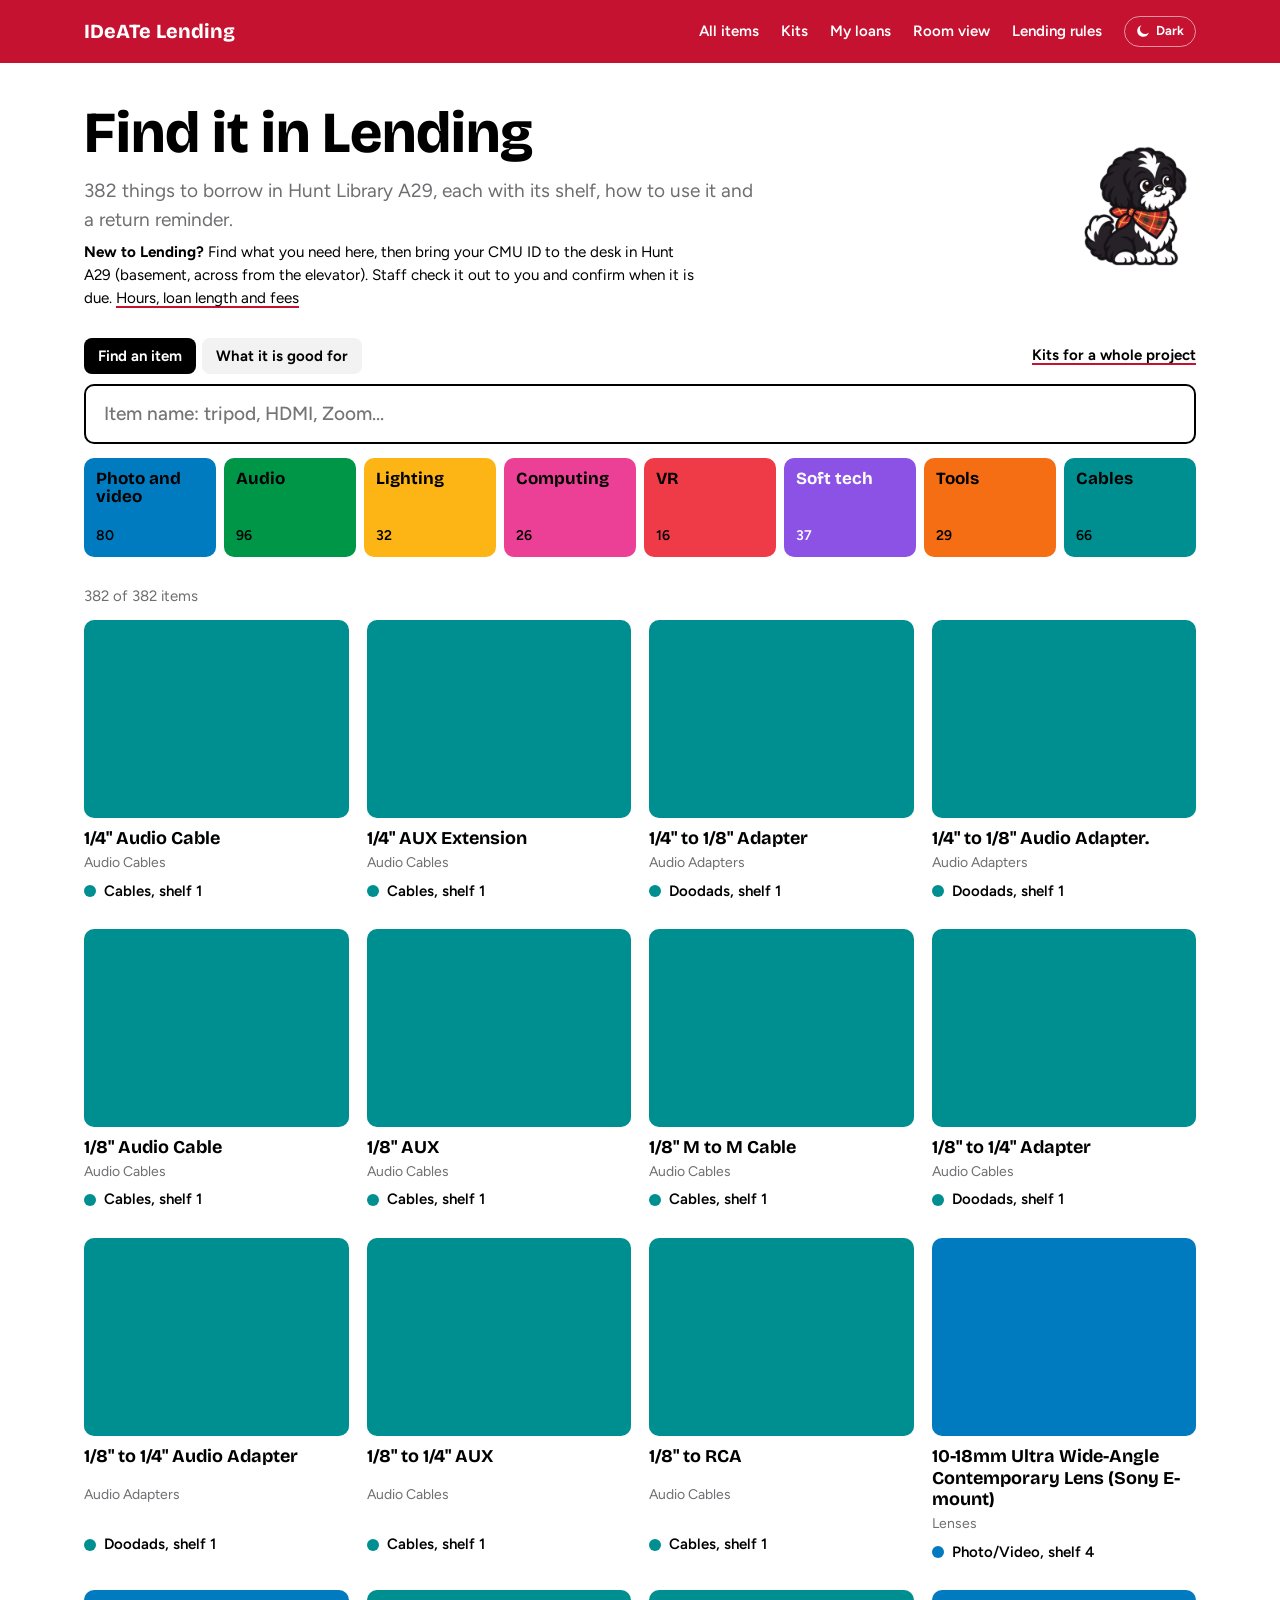
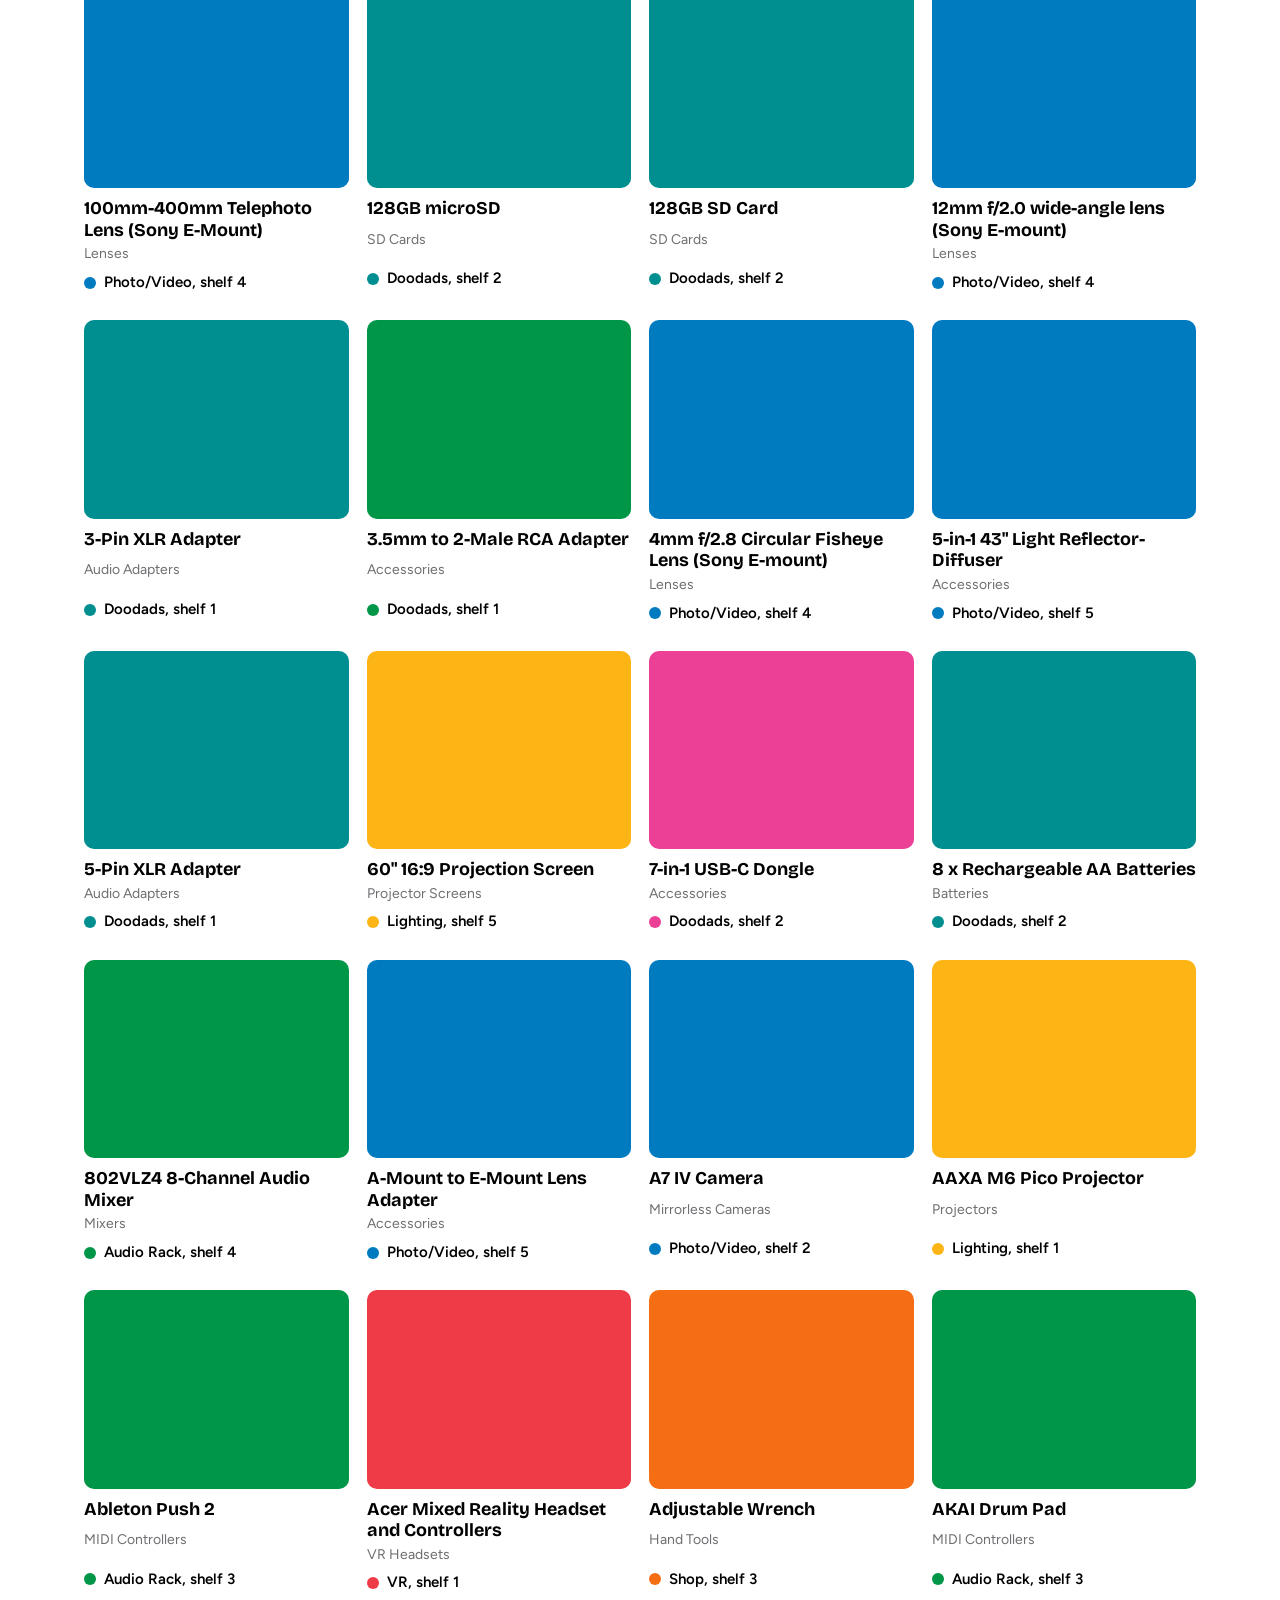
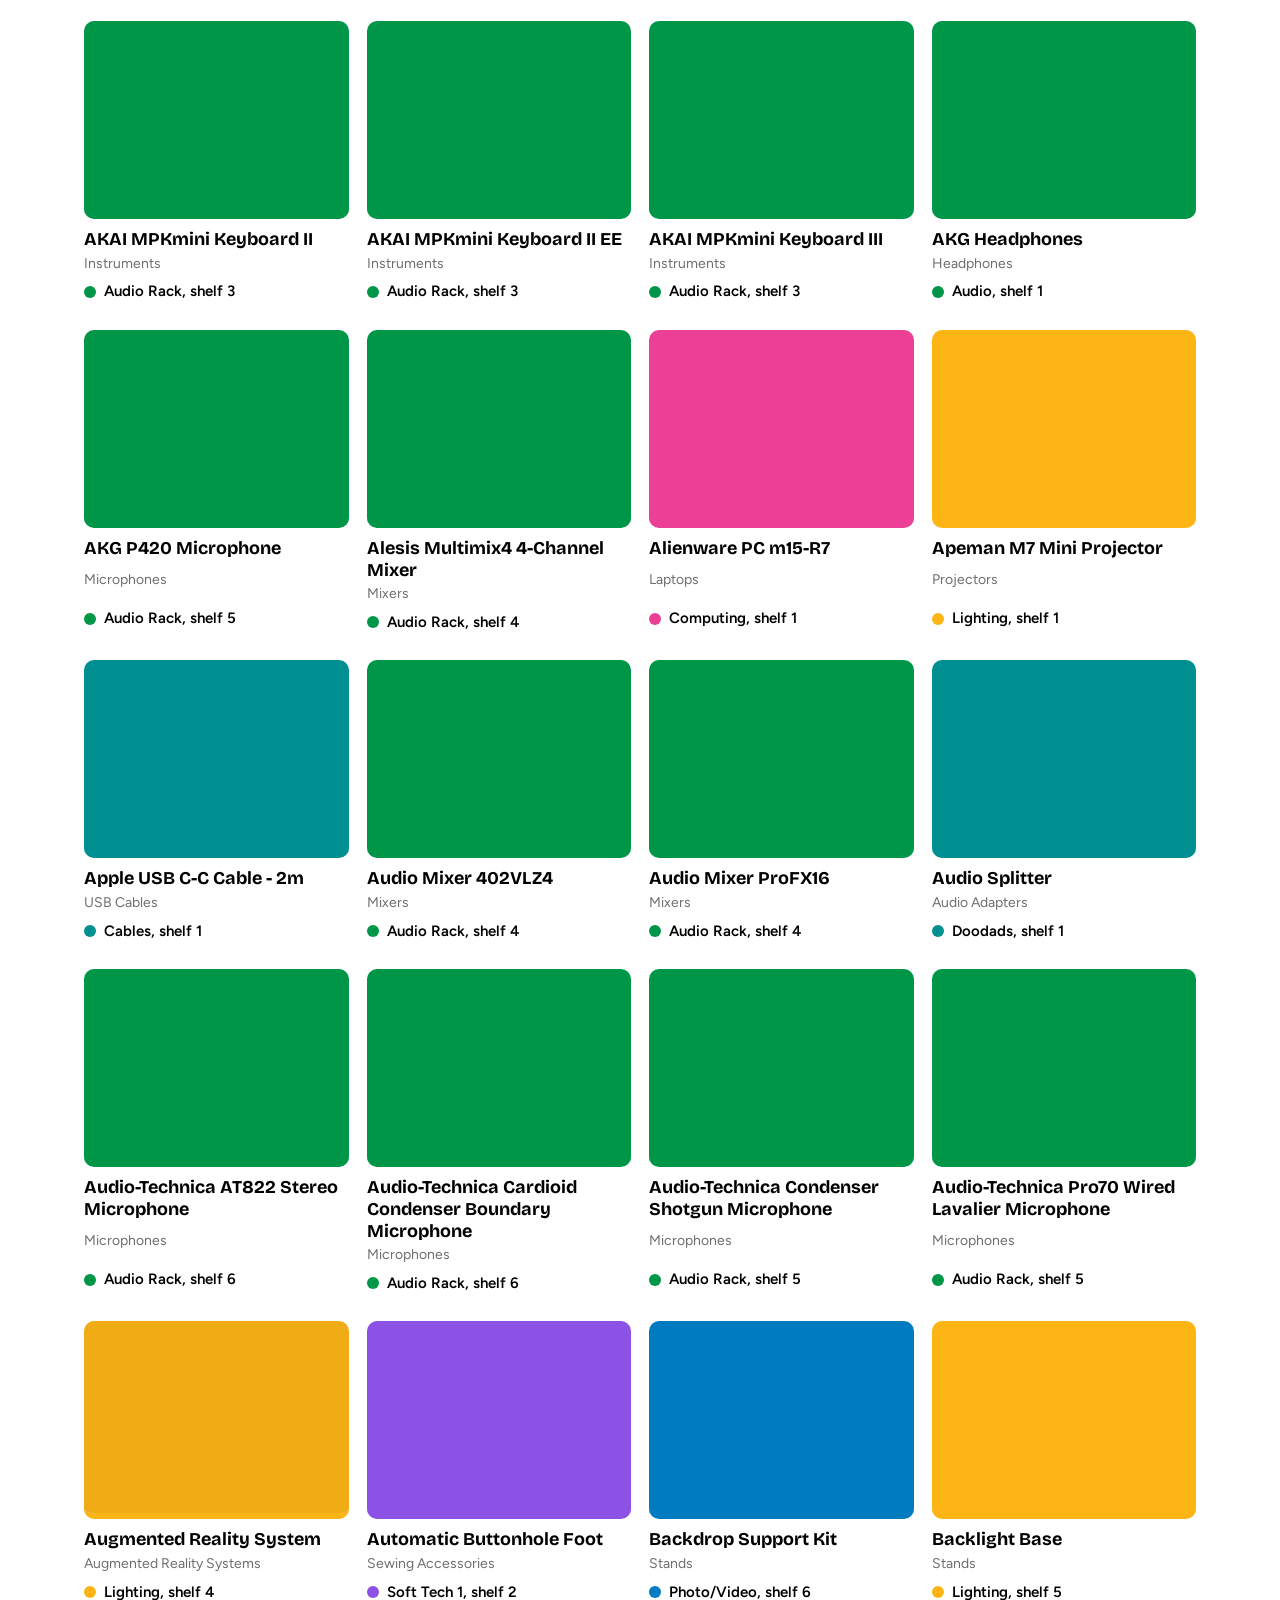
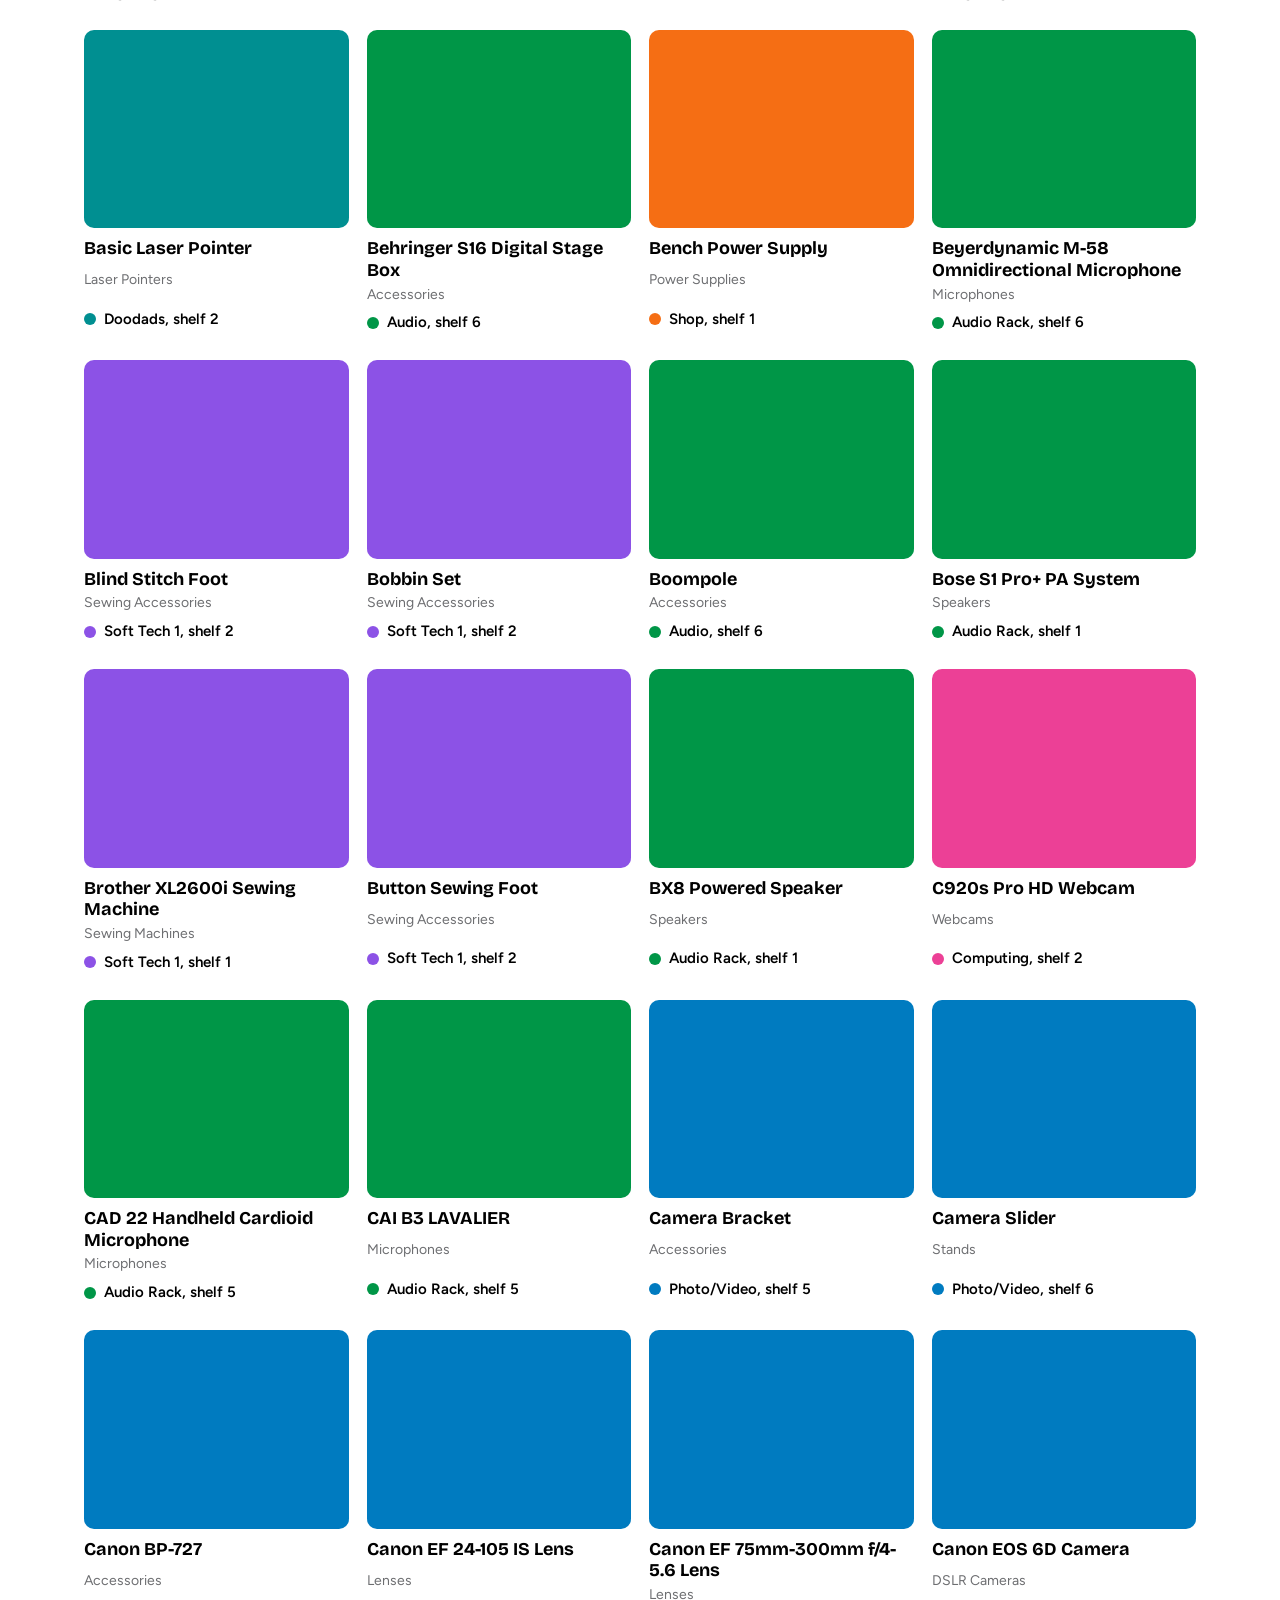
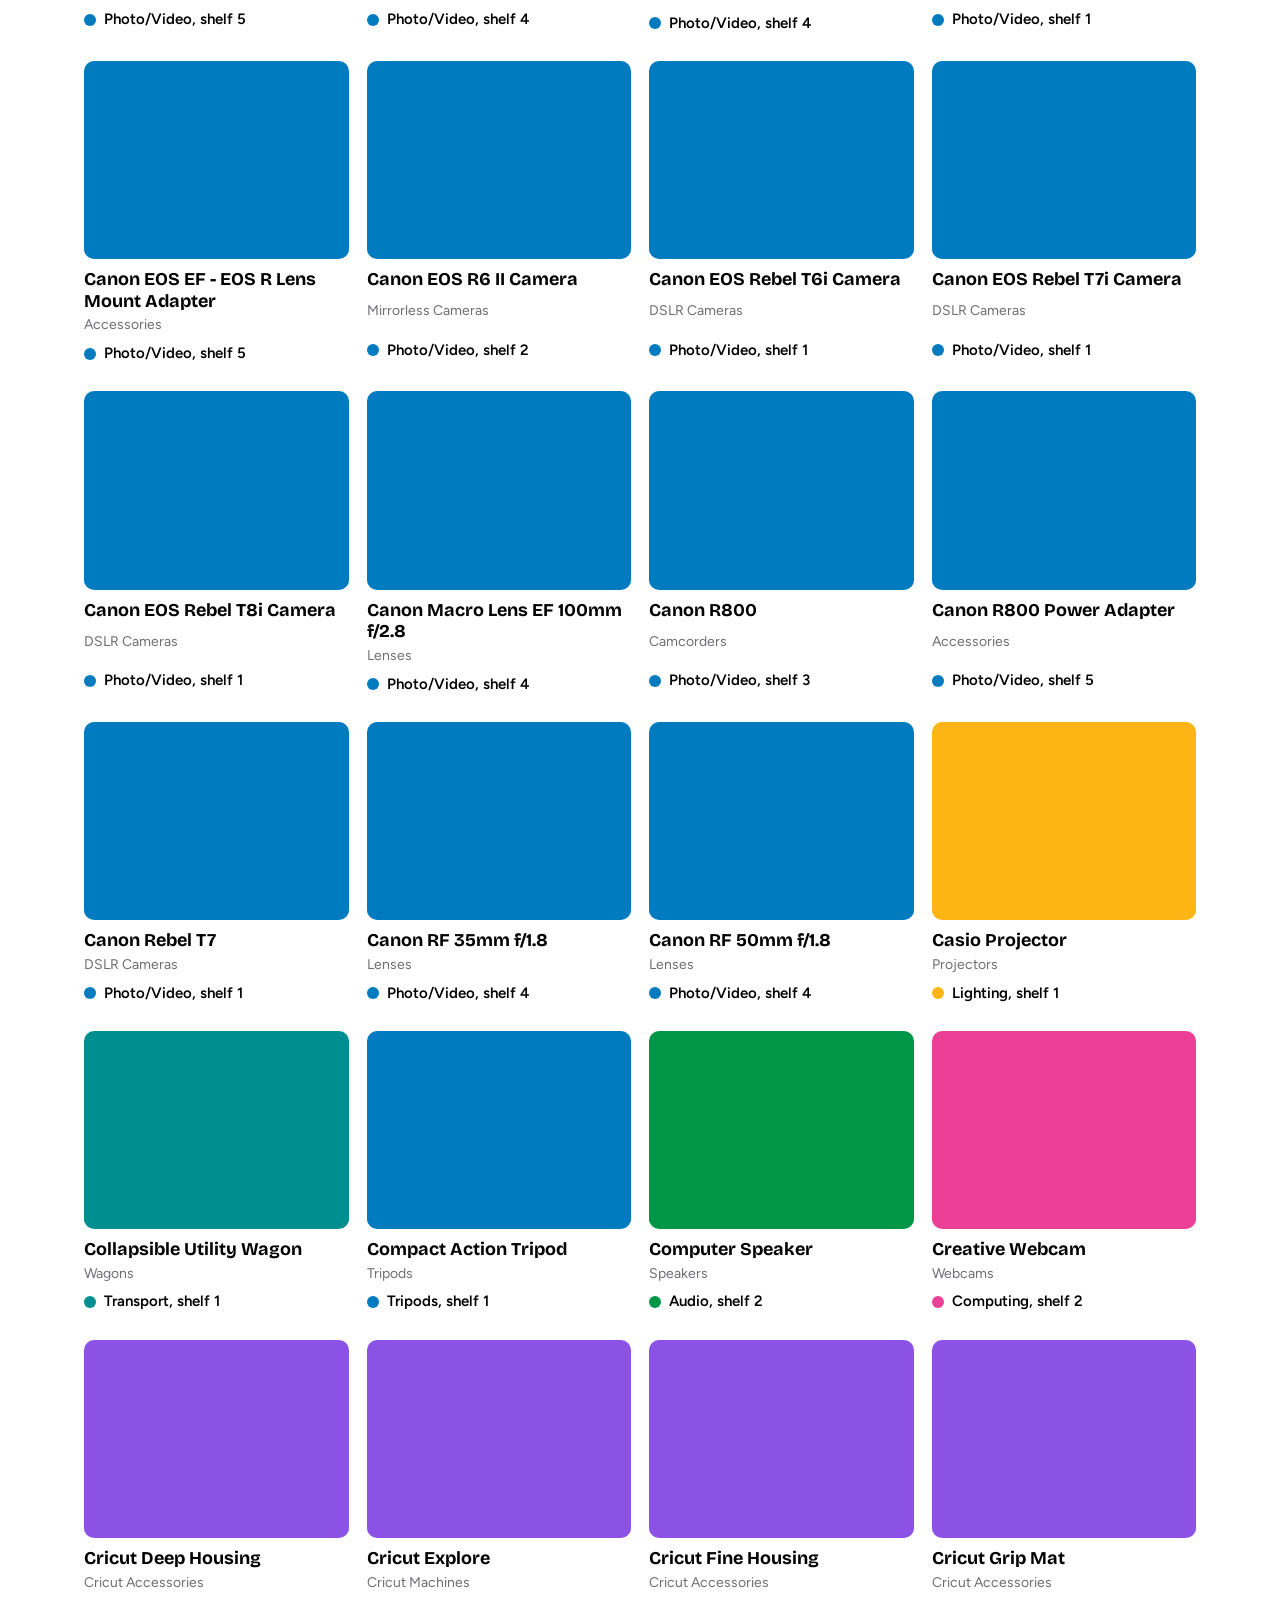
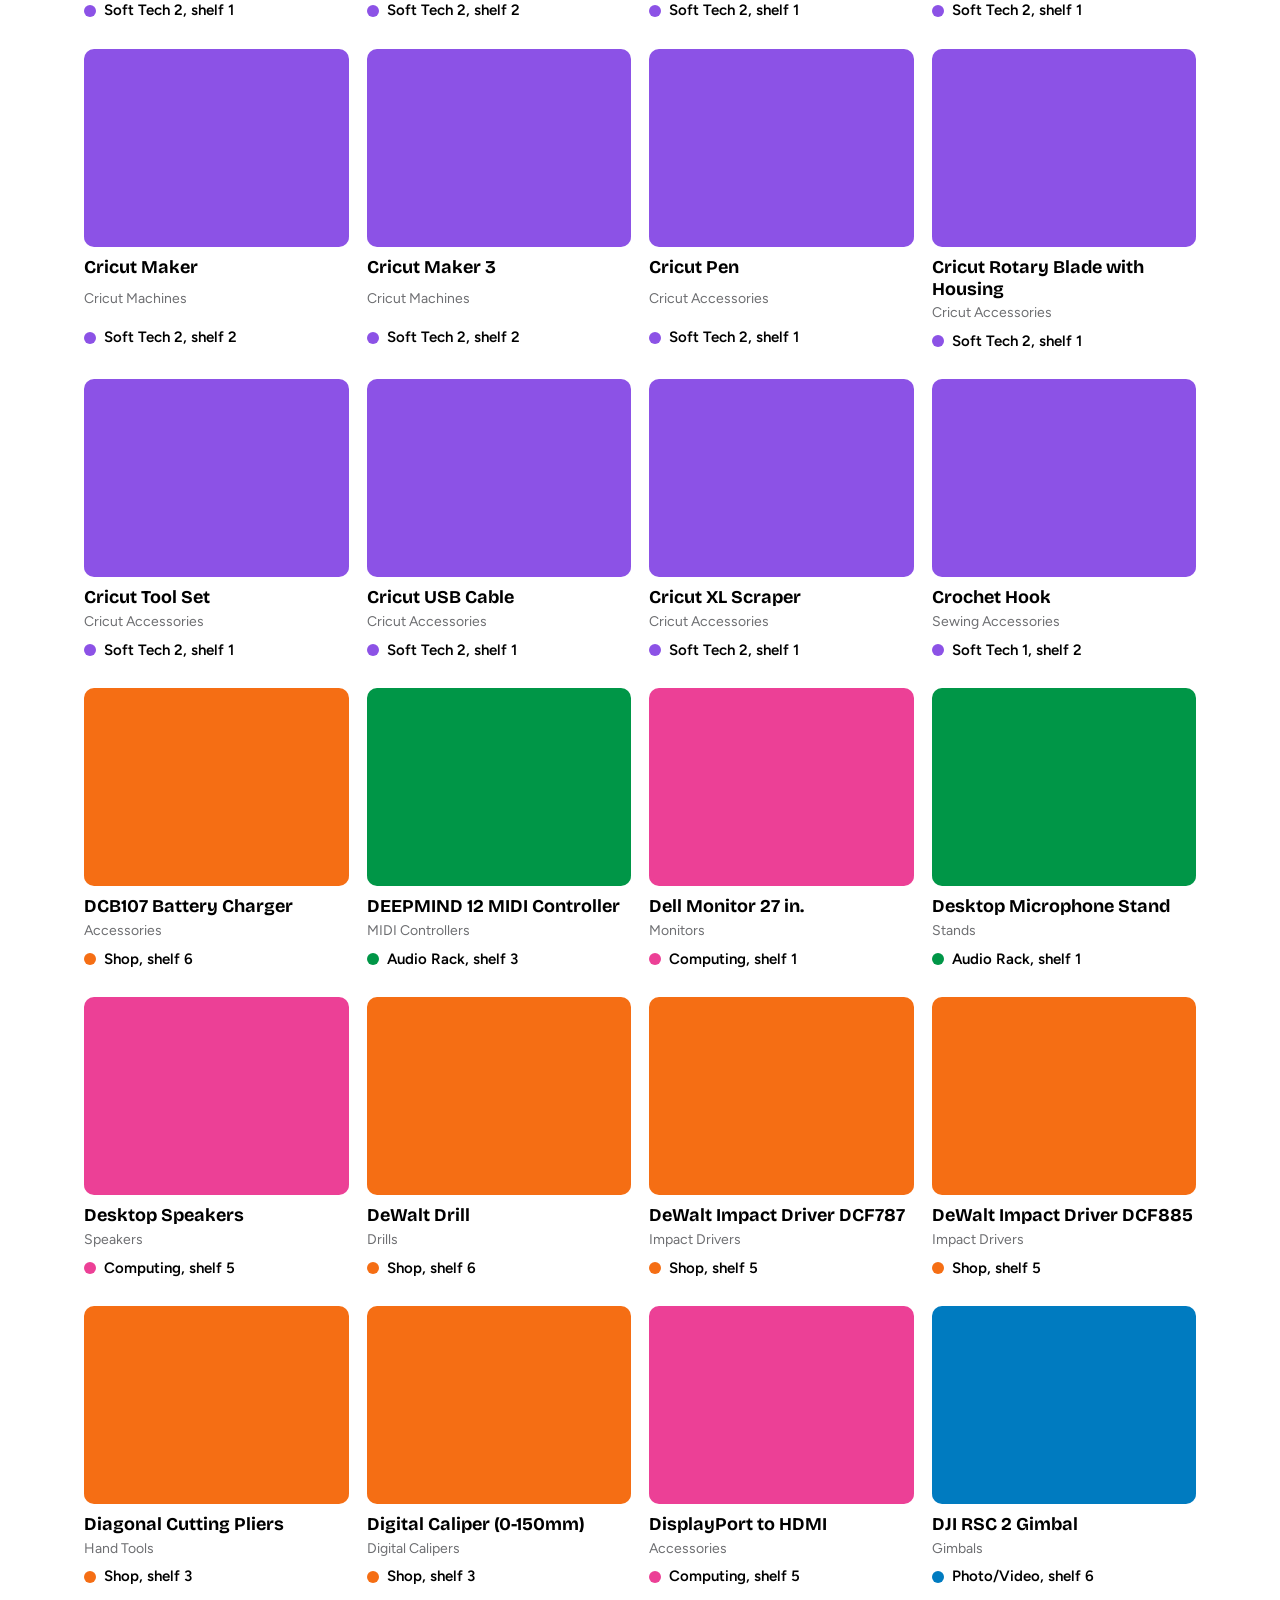
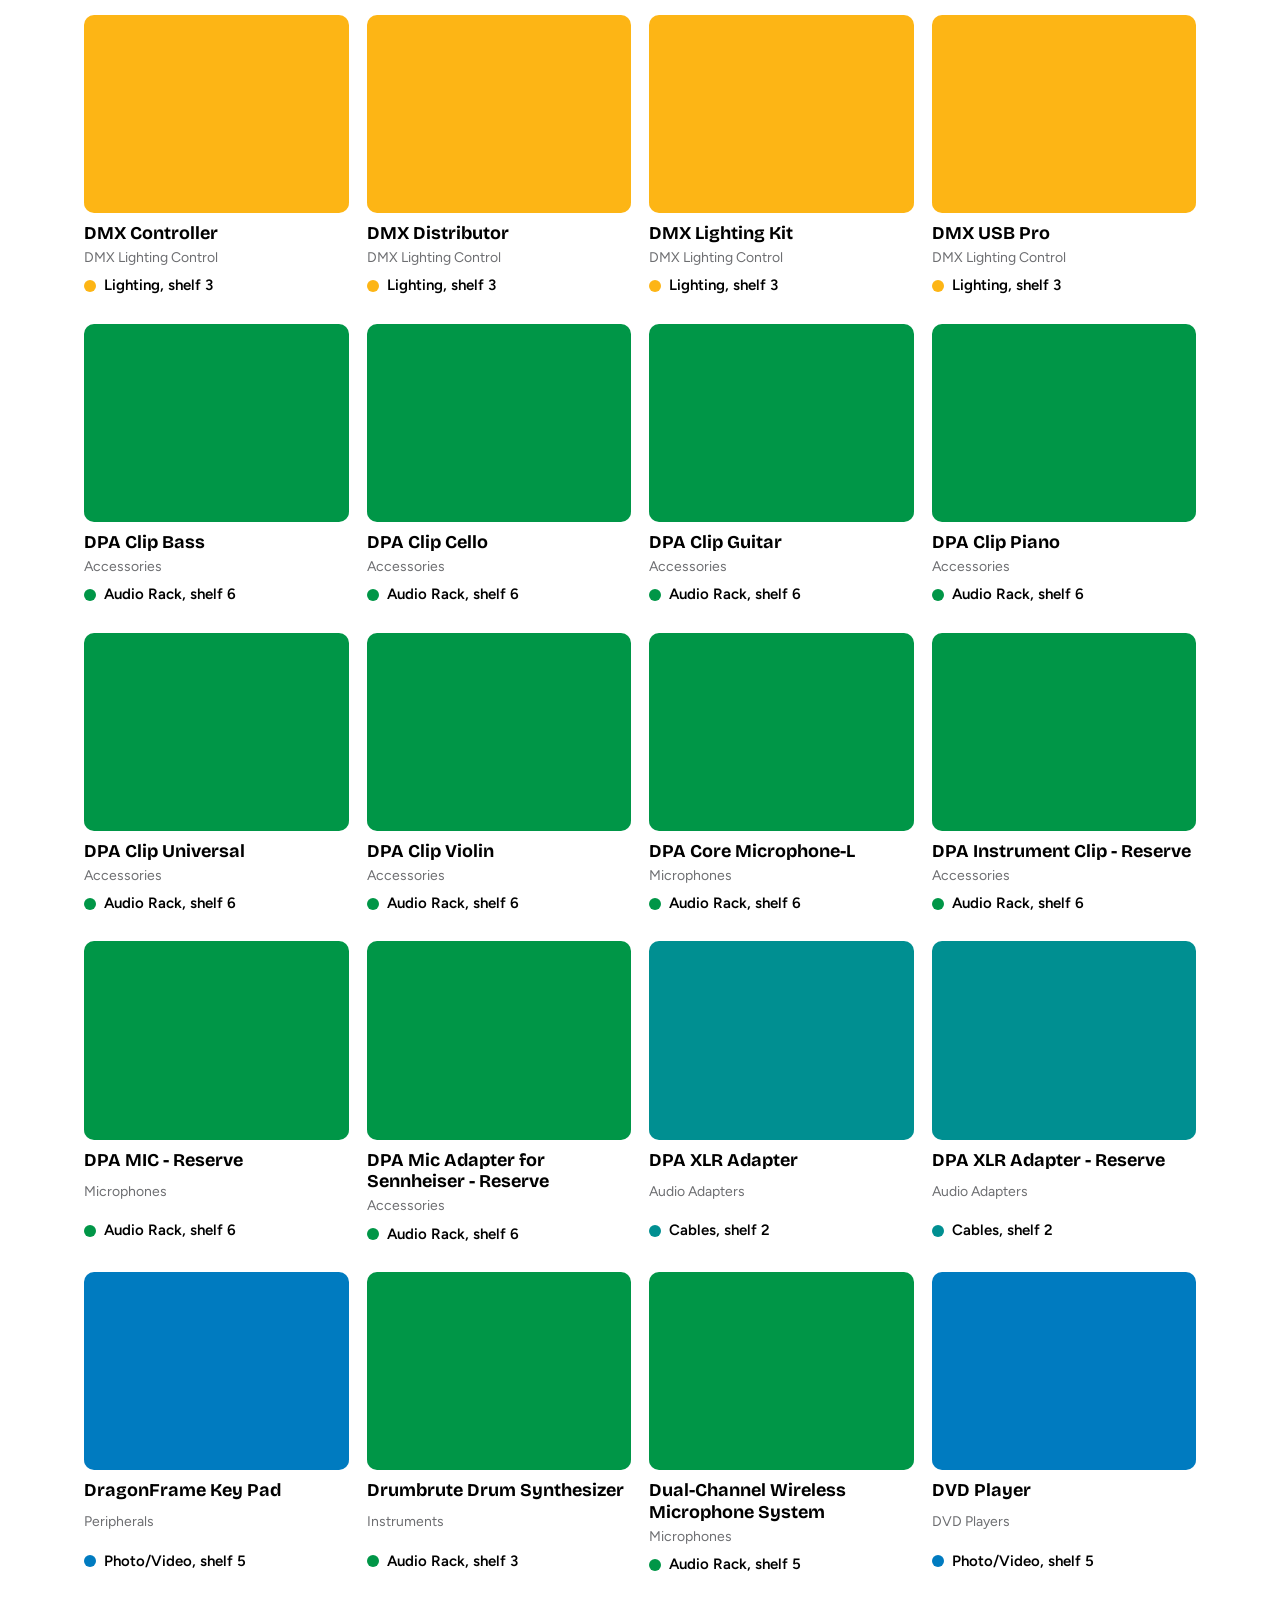
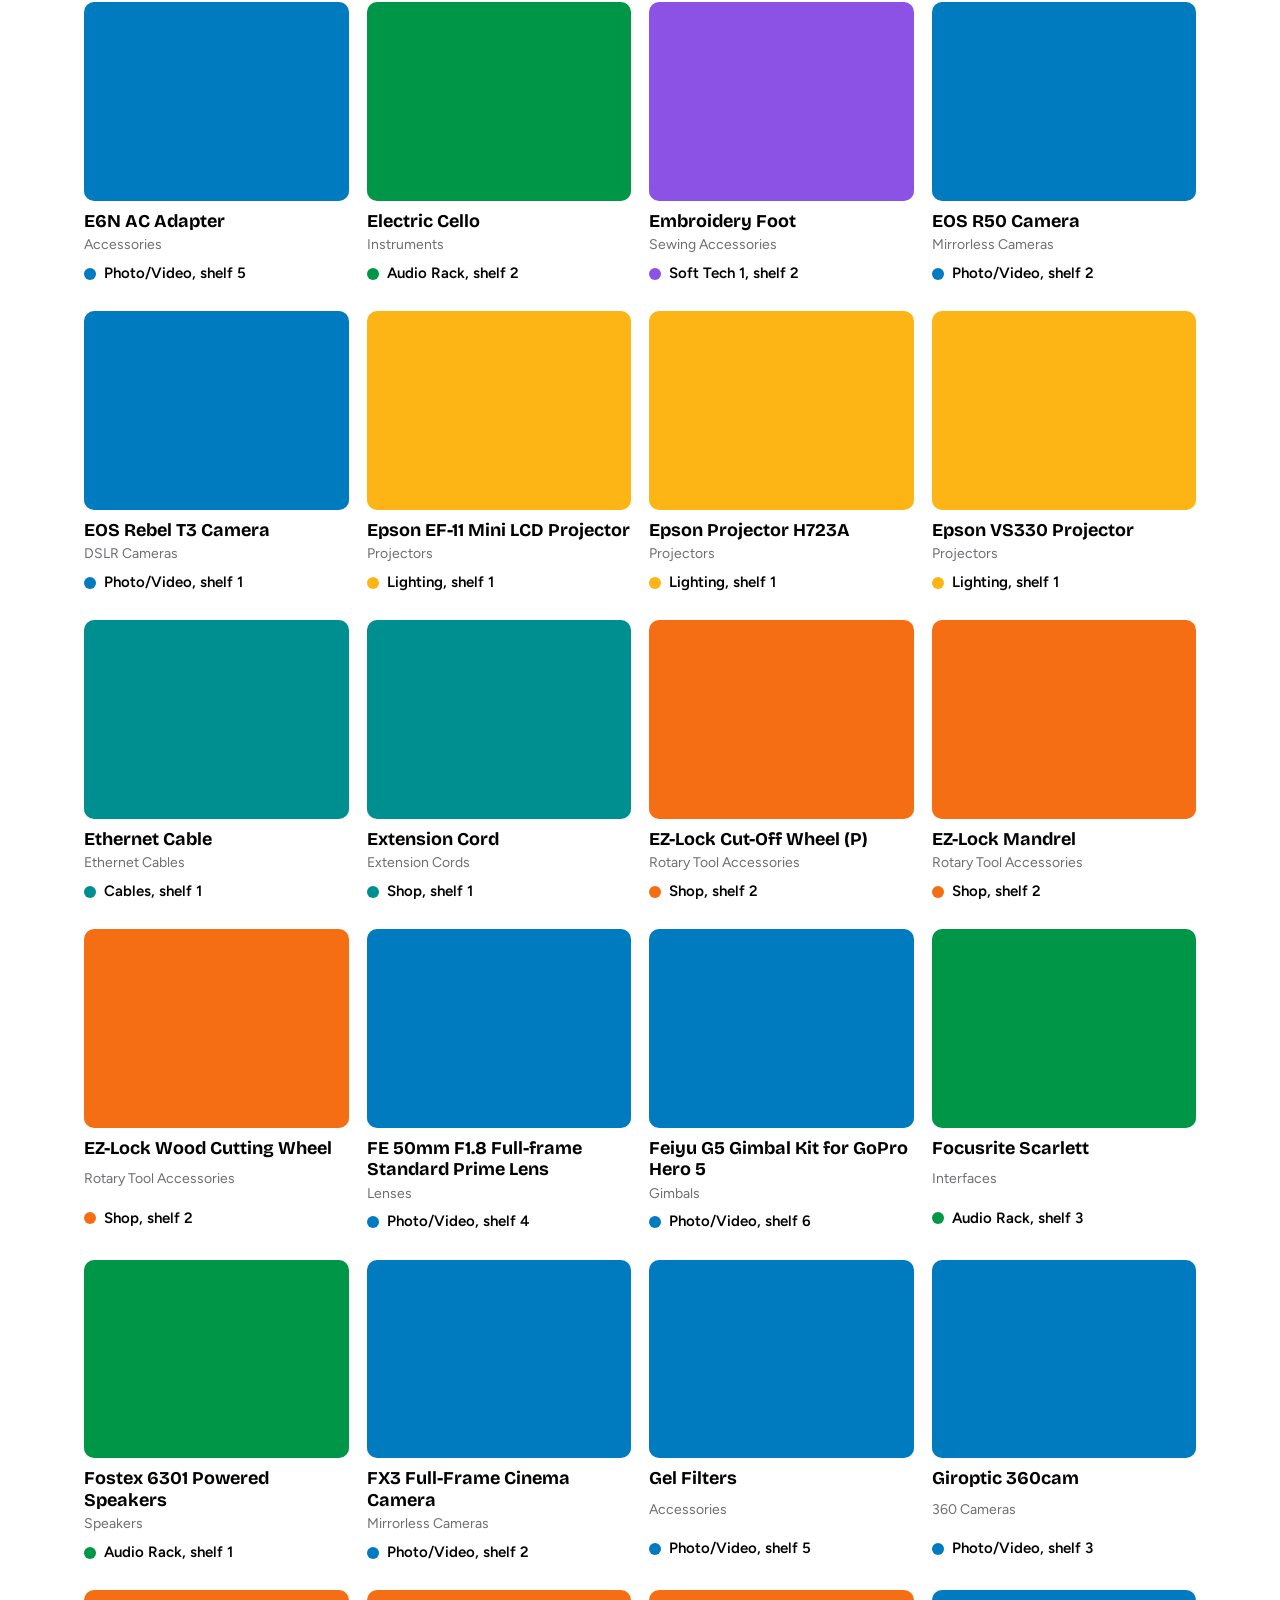
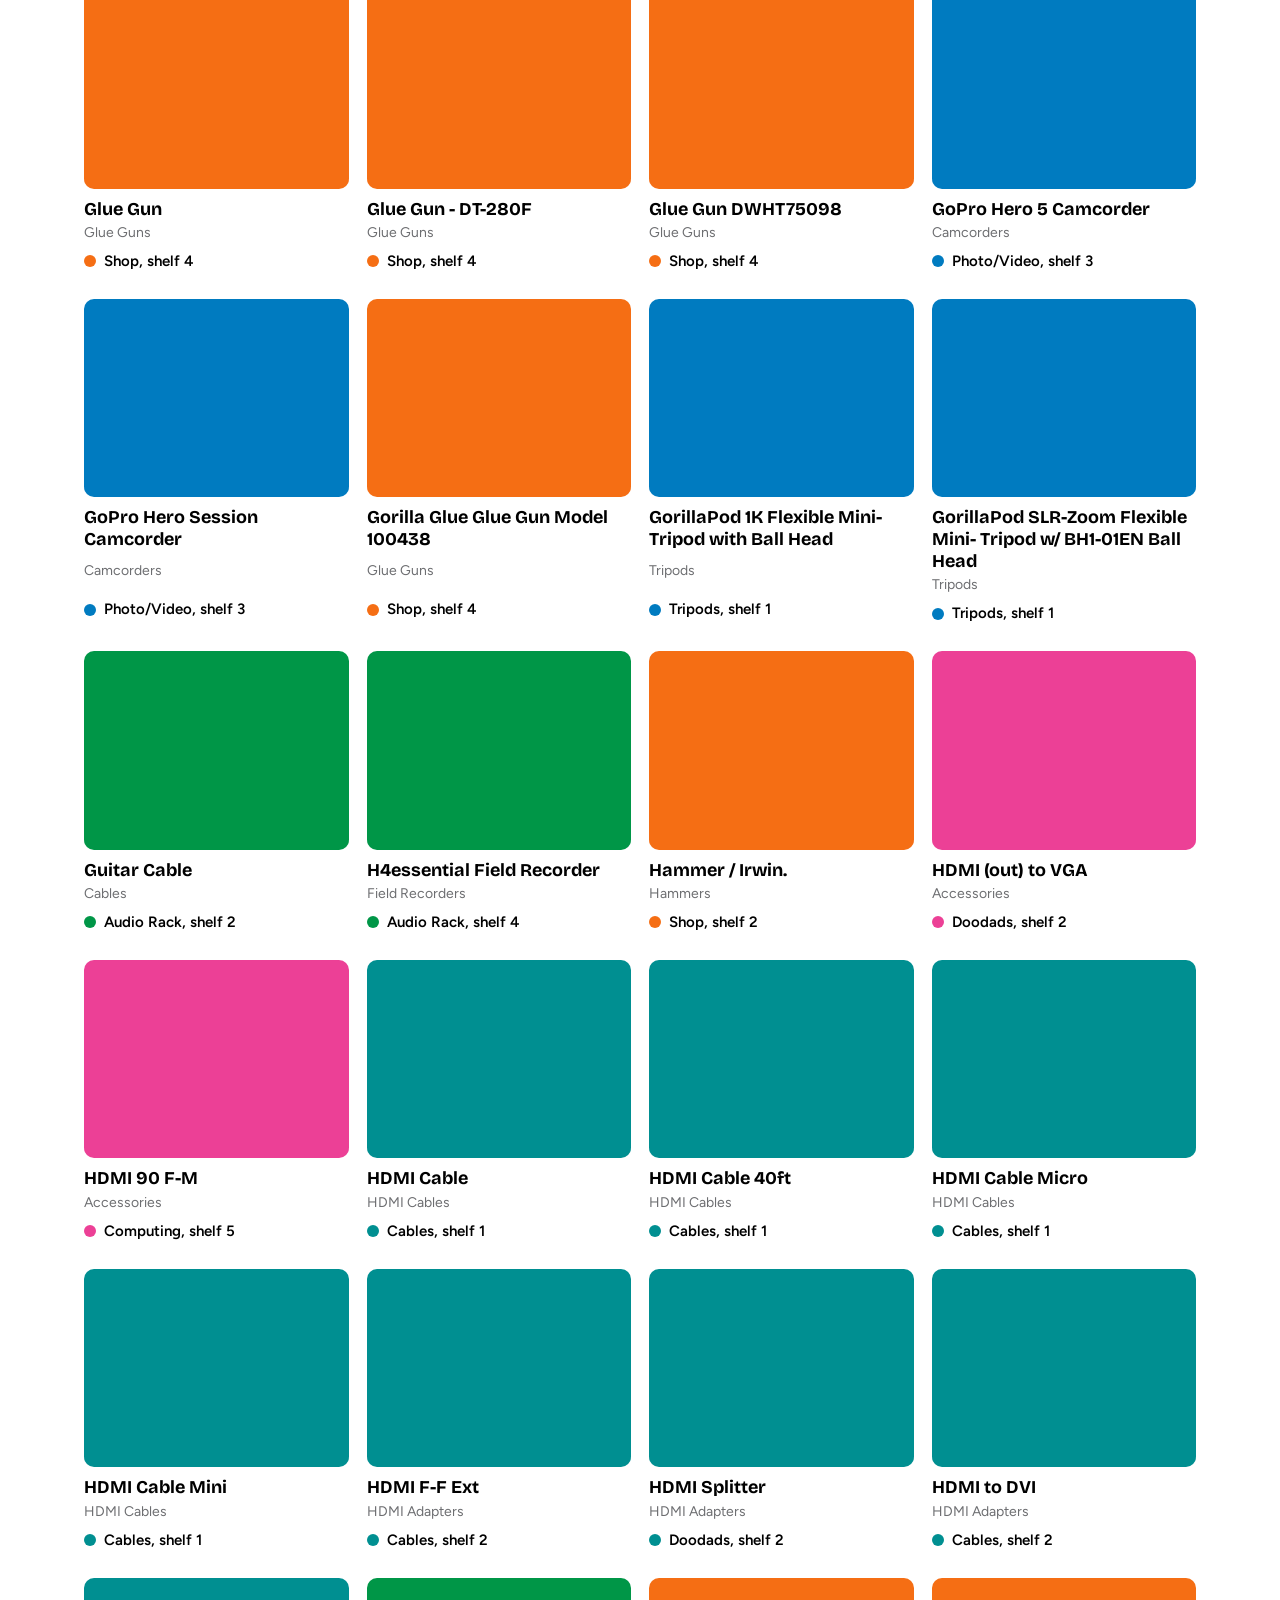
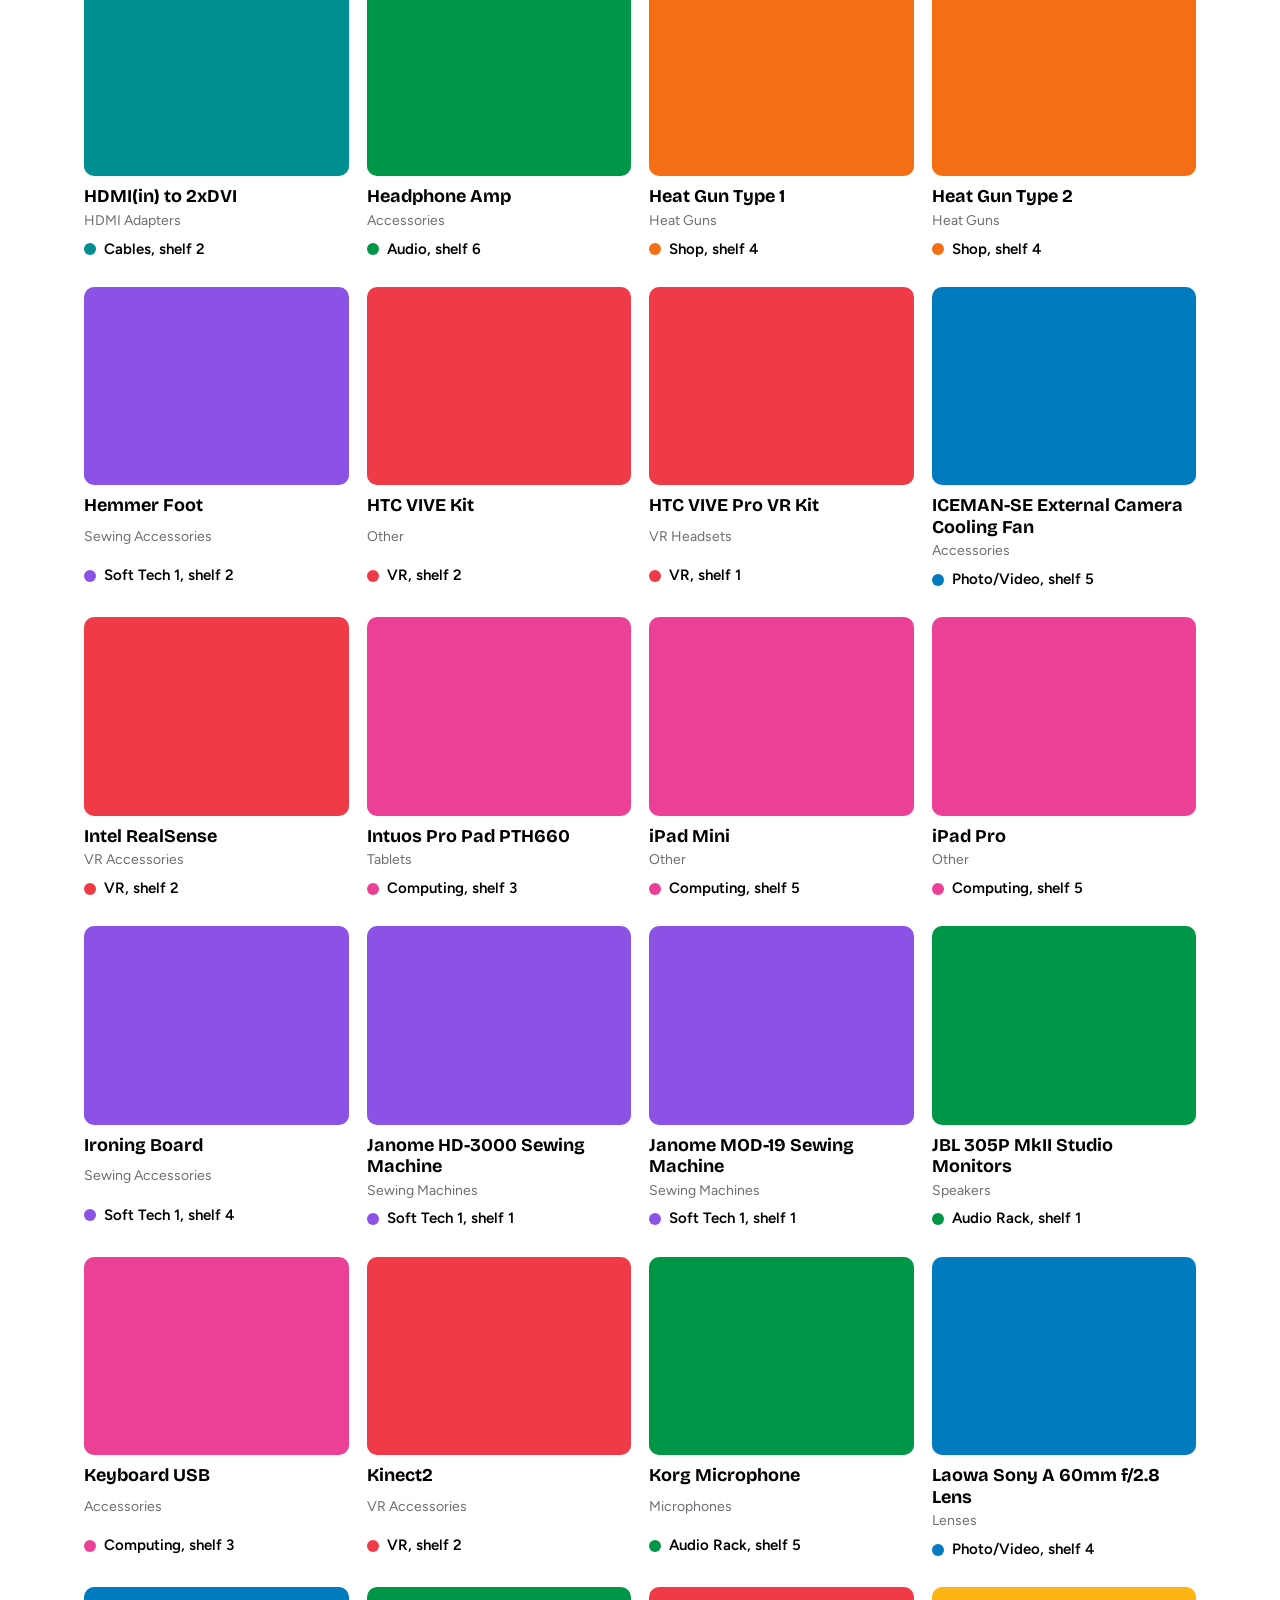
<file: index.html>
<!doctype html>
<html lang="en">
<head><link rel="icon" href="favicon.ico?v=2" sizes="any"><link rel="icon" type="image/png" href="favicon.png?v=2"><link rel="apple-touch-icon" href="apple-touch-icon.png?v=2">
  <meta charset="utf-8">
  <meta name="viewport" content="width=device-width, initial-scale=1">
  <meta name="theme-color" content="#c41230">
  <meta name="description" content="A practical guide to the IDeATe Lending collection at Carnegie Mellon University.">
  <title>IDeATe Lending · Item guides</title>
  <link rel="preconnect" href="https://fonts.googleapis.com"><link rel="preconnect" href="https://fonts.gstatic.com" crossorigin>
  <link rel="stylesheet" href="https://fonts.googleapis.com/css2?family=Bricolage+Grotesque:opsz,wght@12..96,500..800&family=Figtree:wght@400..700&display=swap">
  <link rel="stylesheet" href="styles.css?v=signin-3">
<link rel="stylesheet" href="dark.css?v=signin-3"><script src="theme.js?v=1"></script></head>
<body>
  <header class="site-header"><div class="header-inner">
    <a class="brand" href="./" aria-label="IDeATe Lending, all items"><span>IDeATe Lending</span></a>
    <nav class="header-nav"><a href="./">All items</a><a href="#kits">Kits</a><a href="#loans">My loans</a><a href="#room">Room view</a><a href="https://ideate.cmu.edu/resources/lending/index.html" target="_blank" rel="noopener noreferrer">Lending rules</a></nav>
  </div></header>
  <main id="app" tabindex="-1"></main>
  <footer class="site-footer"><div><strong>IDeATe Lending item guides</strong><p>Based on the October 2026 inventory. Find the item, gather what you need, and ask the lending desk about the exact kit and current availability.</p><p><a href="mailto:help@ideate.cmu.edu?subject=Suggestion%20for%20the%20Lending%20item%20guides&body=Hi%20IDeATe%20Lending%2C%0A%0AA%20suggestion%20for%20the%20item%20guides%20or%20the%20Room%20Locator%3A%0A%0A">Suggest something</a></p><p><a href="staff.html">Staff tools: move or add items</a></p></div><p>Student project by Diana Caballero and Gauri Sharma for 60-223. Unofficial guide; CMU and manufacturer pages are the source for policies and product instructions.</p></footer>
  <script src="app.js?v=final-1" defer></script>
</body>
</html>
</file>
<file: styles.css>
:root{--red:#a6192e;--ink:#20201e;--muted:#5e5d59;--paper:#f7f5f0;--white:#fff;--line:#d9d5cc;--soft:#ece8df}
*{box-sizing:border-box}html{scroll-behavior:smooth}body{margin:0;background:var(--paper);color:var(--ink);font:16px/1.5 -apple-system,BlinkMacSystemFont,"Segoe UI",Arial,sans-serif}a{color:var(--red);text-underline-offset:3px}a:focus-visible,input:focus-visible,select:focus-visible{outline:3px solid var(--red);outline-offset:3px}.site-header{background:var(--red);color:white}.header-inner{max-width:1160px;margin:auto;padding:16px 24px;display:flex;align-items:center;justify-content:space-between;gap:24px}.brand{display:flex;align-items:center;gap:16px;color:white;text-decoration:none;font-size:19px;font-weight:750;white-space:nowrap}.cmu-mark{font-size:13px;font-weight:850;letter-spacing:.06em;border-right:1px solid #ffffff80;padding-right:16px}.header-link{color:white;font-size:13px;font-weight:650;text-align:right}main{max-width:1160px;min-height:65vh;margin:auto;padding:44px 24px 96px}.eyebrow{color:var(--red);font-size:13px;font-weight:750;letter-spacing:.02em;margin:0 0 13px}h1{font-size:clamp(34px,5vw,58px);line-height:1.08;letter-spacing:-.035em;margin:0 0 16px;max-width:850px}h2{font-size:22px;line-height:1.2;letter-spacing:-.02em;margin:0 0 14px}p{margin:0 0 12px}.intro{font-size:18px;max-width:680px;color:var(--muted)}.search-tools{display:grid;grid-template-columns:minmax(0,2fr) minmax(170px,1fr);gap:12px;margin:36px 0 18px}input,select{width:100%;border:1px solid var(--line);border-radius:0;background:var(--white);color:var(--ink);font:inherit;padding:14px 16px;min-height:54px}.result-count{color:var(--muted);font-size:14px;margin:0 0 12px}.item-grid{display:grid;grid-template-columns:repeat(3,minmax(0,1fr));gap:12px}.item-card{display:flex;flex-direction:column;justify-content:space-between;gap:24px;min-height:155px;padding:22px;background:var(--white);color:var(--ink);text-decoration:none}.item-card:hover,.item-card:focus-visible{box-shadow:inset 0 0 0 2px var(--red)}.item-card strong{font-size:18px;line-height:1.3}.item-card small{color:var(--muted);font-size:13px}.item-card .arrow{color:var(--red);font-weight:800;align-self:flex-end}.back{display:inline-block;font-weight:650;text-decoration:none;margin-bottom:30px}.item-lead{display:grid;grid-template-columns:minmax(0,2fr) minmax(240px,1fr);gap:38px;align-items:end;margin-bottom:48px}.item-lead .intro{margin-top:14px}.location{background:var(--red);color:white;padding:24px}.location small{font-size:13px;display:block;margin-bottom:8px}.location strong{font-size:23px;line-height:1.15;display:block}.location p{font-size:13px;margin:12px 0 0}.guide-layout{display:grid;grid-template-columns:minmax(0,2fr) minmax(230px,1fr);gap:36px}.guide-stack{display:grid;gap:16px}.guide-section{background:var(--white);padding:28px}.guide-section p:last-child{margin-bottom:0}.guide-section ul,.guide-section ol{padding-left:22px;margin:0}.guide-section li{margin:0 0 10px}.guide-section li:last-child{margin-bottom:0}.guide-section .note{font-size:14px;color:var(--muted);margin-top:14px}.side-stack{display:grid;align-content:start;gap:16px}.side-block{padding:24px;background:var(--soft)}.side-block p{font-size:14px}.side-block a{font-weight:650}.source-link{display:block;margin:0 0 12px;font-weight:650}.source-link:last-child{margin-bottom:0}.empty-state{background:var(--white);padding:30px}.site-footer{background:#222220;color:#eee;display:flex;justify-content:space-between;gap:48px;padding:35px max(24px,calc((100vw - 1112px)/2));font-size:13px}.site-footer>div{max-width:450px}.site-footer>p{max-width:400px}.site-footer p{color:#d0cec9;margin:7px 0 0}@media(max-width:850px){.item-grid{grid-template-columns:repeat(2,minmax(0,1fr))}.guide-layout{grid-template-columns:1fr}.side-stack{grid-template-columns:repeat(2,minmax(0,1fr))}.item-lead{grid-template-columns:1fr}}@media(max-width:580px){.header-inner{padding:14px 18px}.header-link{display:none}main{padding:32px 18px 70px}.search-tools{grid-template-columns:1fr}.item-grid{grid-template-columns:1fr}.item-card{min-height:116px;padding:18px}.item-lead{gap:20px;margin-bottom:24px}.guide-section{padding:22px}.side-stack{grid-template-columns:1fr}.site-footer{display:block;padding:32px 18px}.site-footer>p{margin-top:22px}}
.item-lead>*,.guide-layout>*{min-width:0}h1{overflow-wrap:anywhere}
.item-lead{align-items:start;grid-template-columns:minmax(0,1.35fr) minmax(280px,1fr);margin-bottom:36px}
.item-summary .location{margin-top:30px;max-width:540px}
.item-photo{margin:0;background:#fff;min-width:0}
.item-photo img{display:block;width:100%;height:320px;object-fit:contain;background:#f0eee9}
.item-photo figcaption{display:grid;gap:2px;padding:14px 17px 17px;font-size:13px;color:var(--muted)}
.item-photo figcaption strong{color:var(--ink);font-size:14px}
.item-photo figcaption small{font-size:11px;margin-top:5px;line-height:1.3;overflow-wrap:anywhere}
.item-photo.photo-unavailable{min-height:100px}
.item-photo.photo-unavailable::before{content:'Photo temporarily unavailable';display:block;padding:20px;color:var(--muted)}
.side-block label{display:block;font-size:13px;font-weight:700;margin:12px 0 6px}
.side-block input{min-height:44px;padding:9px 10px;margin-bottom:10px}
.side-block button{display:block;width:100%;border:0;background:var(--red);color:#fff;padding:11px 13px;font:inherit;font-size:14px;font-weight:750;cursor:pointer;text-align:left}
.side-block button:hover{background:#801223}
.side-block .button-secondary{background:#fff;color:var(--red);margin-bottom:8px;border:1px solid var(--red)}
.side-block .button-secondary:hover{background:#f7efef}
.calendar-status{margin:10px 0 0!important;font-size:12px!important;color:var(--muted)}
@media(max-width:850px){.item-lead{grid-template-columns:1fr 1fr}.item-photo img{height:270px}}
@media(max-width:640px){.item-lead{grid-template-columns:1fr}.item-summary .location{max-width:none}.item-photo img{height:260px}}
.field-label{display:block;font-size:14px;font-weight:700;margin:14px 0 6px}
.guide-section input,.guide-section select{max-width:500px;margin-bottom:12px}
.model-result{min-height:30px;font-size:14px;color:var(--muted)}
.model-result .source-link{font-size:16px;margin:6px 0 0}
.header-nav{display:flex;gap:22px;align-items:center}.header-nav a{color:white;font-size:13px;font-weight:650;white-space:nowrap}
.room-layout{display:grid;grid-template-columns:minmax(0,1.5fr) minmax(280px,1fr);gap:20px;margin-top:30px;align-items:start}
.room-map{position:relative;aspect-ratio:4/3;background:#e9e3d8;outline:2px solid #bdb4a7;outline-offset:-2px;min-width:0}
.room-unit{position:absolute;display:flex;align-items:center;justify-content:center;background:#a6192e;color:white;border:2px solid #f7f5f0;font:700 11px/1.1 -apple-system,BlinkMacSystemFont,"Segoe UI",Arial,sans-serif;overflow:hidden;text-align:center;padding:2px;cursor:pointer}
.room-unit:hover,.room-unit.selected{background:#651021;z-index:1;box-shadow:0 0 0 3px #20201e}
.room-detail{background:white;padding:24px;max-height:600px;overflow:auto}.room-detail h3{font-size:16px;margin:0 0 8px}.room-shelf{border-top:1px solid var(--line);padding:14px 0}.room-shelf a{display:block;padding:4px 0;font-size:14px}.room-shelf p{font-size:13px;color:var(--muted)}.room-note{font-size:14px;color:var(--muted);margin-top:20px}
@media(max-width:780px){.room-layout{grid-template-columns:1fr}.header-nav{gap:12px}.header-nav a{font-size:12px}.room-detail{max-height:none}}
@media(max-width:580px){.header-nav a:last-child{display:none}.brand{font-size:15px;gap:8px}.room-unit{font-size:8px;border-width:1px}.room-detail{padding:18px}}
.staff-main{max-width:900px}.staff-form{display:grid;grid-template-columns:1fr 1fr;gap:16px;margin-top:30px}.staff-form label{font-size:14px;font-weight:700}.staff-form label:has(textarea){grid-column:1/-1}.staff-form input,.staff-form select,.staff-form textarea{display:block;margin-top:7px;font-weight:400;width:100%;border:1px solid var(--line);border-radius:0;background:#fff;color:var(--ink);font:inherit;padding:12px;min-height:48px}.staff-form textarea{resize:vertical}.staff-form button{background:var(--red);color:#fff;border:0;padding:15px 20px;font-size:16px;font-weight:700;cursor:pointer}.staff-form #staff-status{align-self:center;margin:0}.staff-next{margin-top:36px;background:#fff;padding:28px}.staff-next ol{padding-left:22px}.staff-next li{margin-bottom:10px}@media(max-width:640px){.staff-form{grid-template-columns:1fr}.staff-form label:has(textarea){grid-column:auto}}
.tool-tabs{display:flex;gap:4px;margin:32px 0 0;border-bottom:2px solid var(--line)}.tool-tabs button{width:auto;background:transparent;color:var(--muted);padding:12px 16px;font-size:15px;border:0;border-bottom:3px solid transparent;margin-bottom:-2px}.tool-tabs button:hover{background:var(--soft)}.tool-tabs button[aria-selected="true"]{color:var(--ink);border-bottom-color:var(--red)}.tool .staff-form{margin-top:20px}.staff-form .wide{grid-column:1/-1}.tool-note{margin:0;color:var(--muted);font-size:14px;min-height:1px}.field-help{display:block;color:var(--muted);font-weight:400;font-size:13px;margin-top:6px}.choice{border:0;padding:0;margin:0}.choice legend{font-size:14px;font-weight:700;margin-bottom:6px}.choice label{display:flex;align-items:center;gap:10px;font-weight:400;margin:6px 0}.choice input{width:auto;min-height:0;margin:0}.staff-form .button-secondary{background:#fff;color:var(--red);border:1px solid var(--red)}.tool-status{margin:16px 0 0;font-weight:650;color:var(--red);min-height:1px}.code-out{display:grid;grid-template-columns:minmax(220px,320px) minmax(0,1fr);gap:28px;align-items:start;background:#fff;padding:28px;margin-top:24px}.qr{background:#fff;line-height:0}.qr svg{width:100%;height:auto;display:block}.code-steps ol{padding-left:22px}.code-steps li{margin-bottom:8px}.code-steps code{font-size:13px;word-break:break-all}.staff-next ul{padding-left:22px}.staff-next li{margin-bottom:10px}
@media(max-width:640px){.code-out{grid-template-columns:1fr;padding:20px}.tool-tabs{overflow-x:auto}.tool-tabs button{white-space:nowrap;padding:12px}}
.sync-box{margin-top:20px;display:grid;gap:16px}.sync-camera video{width:100%;max-width:480px;background:#000;display:block}.sync-actions{display:flex;gap:10px;flex-wrap:wrap}.sync-actions button{width:auto}.sync-pages{font-weight:650;margin:0}.sync-paste summary{cursor:pointer;color:var(--red);font-weight:650}.sync-paste textarea{display:block;width:100%;margin-top:7px;font:inherit;padding:12px;border:1px solid var(--line)}#sync-result{background:#fff;padding:24px}#sync-result ul{padding-left:22px}
[hidden]{display:none!important}.sync-actions button,#sync-use-paste{background:var(--red);color:#fff;border:0;padding:13px 18px;font:inherit;font-size:15px;font-weight:700;cursor:pointer}.sync-actions .button-secondary,#sync-use-paste{background:#fff;color:var(--red);border:1px solid var(--red)}#sync-use-paste{margin-top:10px}

/* items with no trustworthy photo: a plain tile instead of a misleading one */
.item-photo.no-photo img{display:none}
.no-photo-tile{display:flex;align-items:center;justify-content:center;min-height:170px;padding:1rem;
  border:1px dashed var(--line,#c8ccd4);border-radius:10px;background:var(--surface-2,#f4f5f7);text-align:center}
.no-photo-tile span{font-size:.95rem;font-weight:600;color:var(--muted,#5d6470);letter-spacing:.01em}

/* add-a-new-item: the five required boxes first, everything else folded away */
.add-steps{margin:1.4rem 0 1.5rem;padding-left:1.2rem;display:grid;gap:.35rem;color:var(--muted,#5d6470);font-size:.95rem}
.add-steps strong{color:var(--ink,#1d2127)}
.add-extra{margin-top:.5rem;border-top:1px solid var(--line,#c8ccd4);padding-top:.9rem}
.add-extra>summary{cursor:pointer;font-weight:600;color:var(--ink,#1d2127);list-style:revert}
.add-extra-hint{font-weight:400;color:var(--muted,#5d6470)}
.add-extra-grid{display:grid;grid-template-columns:1fr 1fr;gap:.85rem 1rem;margin-top:1rem}
.add-extra-grid .wide{grid-column:1/-1}
@media (max-width:640px){.add-extra-grid{grid-template-columns:1fr}}
.handoff{border:1px solid var(--line,#c8ccd4);border-radius:10px;padding:1rem 1.1rem;background:var(--surface-2,#f4f5f7)}
.handoff h3{margin:0 0 .5rem;font-size:1.02rem}
.handoff ol{margin:.5rem 0 .9rem;padding-left:1.2rem;display:grid;gap:.3rem}
.handoff code{background:var(--surface,#fff);padding:.05em .35em;border-radius:4px}

.room3d-card{background:#fff;padding:24px 24px 18px;margin-top:20px}.room3d-card h2{margin-bottom:6px}
.room3d{position:relative;margin-top:14px;background:var(--soft);line-height:0;touch-action:none}.room3d canvas{display:block;width:100%;cursor:grab}
.room3d-tip{position:absolute;left:12px;bottom:12px;margin:0;padding:7px 11px;background:#fff;color:var(--ink);font-size:14px;line-height:1.3;font-weight:650;pointer-events:none}
.room3d-key{display:flex;align-items:center;gap:8px;flex-wrap:wrap;margin:12px 0 0;font-size:13px;color:var(--muted)}.room3d-key .key{width:14px;height:14px;display:inline-block}.room3d-key .key-now{background:#e08a1e}.room3d-key .key-pick{background:#2f9e58;margin-left:14px}
@media(max-width:640px){.room3d-card{padding:18px 16px 14px}}
.shelf-contents{margin-top:16px;border-top:1px solid var(--line);padding-top:14px}.shelf-contents h3{font-size:16px;margin:0 0 8px}.shelf-contents ul{list-style:none;margin:0;padding:0;max-height:300px;overflow:auto}.shelf-contents li{display:flex;align-items:center;justify-content:space-between;gap:12px;padding:8px 0;border-top:1px solid var(--soft);font-size:15px}.shelf-contents li:first-child{border-top:0}.shelf-contents small{color:var(--muted)}.shelf-contents button{flex:none;background:#fff;color:var(--red);border:1px solid var(--red);padding:7px 12px;font:inherit;font-size:14px;font-weight:700;cursor:pointer}.shelf-contents button:hover{background:var(--red);color:#fff}.shelf-contents p{color:var(--muted);font-size:14px;margin:0}
.edit-grid{display:grid;grid-template-columns:1fr 1fr;gap:16px}.edit-grid .wide{grid-column:1/-1}.edit-preview{display:flex;align-items:center;gap:14px;font-size:14px;color:var(--muted)}.edit-preview img{width:150px;height:110px;object-fit:cover;background:var(--soft)}.staff-form label.check{display:flex;align-items:center;gap:10px;font-weight:400}.staff-form label.check input{width:auto;min-height:0;margin:0}@media(max-width:640px){.edit-grid{grid-template-columns:1fr}}

.reminder-top{margin:0 0 28px;max-width:640px}.reminder-top label{display:block;font-size:13px;font-weight:700;margin:0 0 6px}
.reminder-row{display:flex;flex-wrap:wrap;gap:8px;align-items:stretch}
.reminder-row input{flex:1 1 200px;min-height:42px;padding:8px 10px;font:inherit;font-size:15px;border:1px solid var(--line);background:#fff;margin:0}
.reminder-row button{flex:0 0 auto;border:1px solid var(--red);background:var(--red);color:#fff;padding:9px 14px;font:inherit;font-size:14px;font-weight:700;cursor:pointer}
.reminder-row .button-secondary{background:#fff;color:var(--red)}
.reminder-top .calendar-status{margin:6px 0 0!important}
.reminder-buttons{display:grid;gap:8px}.reminder-buttons .button-secondary{margin-bottom:0}
.connect{background:#fff;padding:20px 22px;margin:20px 0;max-width:640px}.connect h2{margin-top:0;font-size:20px}.connect input{display:block;width:100%;min-height:44px;padding:9px 10px;margin:6px 0 12px;font:inherit;border:1px solid var(--line)}
.home-status{margin:20px 0 4px;max-width:720px}.home-status p{margin:0 0 8px}.home-status .button-secondary{background:#fff;color:var(--red);border:1px solid var(--red);padding:10px 14px;font:inherit;font-size:14px;font-weight:700;cursor:pointer}
.link-button{background:none;border:0;padding:0;color:var(--red);font:inherit;text-decoration:underline;cursor:pointer}
.code-many{display:flex;flex-wrap:wrap;gap:10px;align-items:center;margin-top:14px}.code-many button:not(.link-button){border:1px solid var(--red);background:var(--red);color:#fff;padding:10px 14px;font:inherit;font-size:14px;font-weight:700;cursor:pointer}.code-many .button-secondary{background:#fff!important;color:var(--red)!important}.code-many button:disabled{opacity:.4;cursor:default}
.card-where{display:block;margin-top:6px;font-size:14px;color:var(--red);font-weight:600}
.room-unit[data-tall] span{writing-mode:vertical-rl;transform:rotate(180deg);white-space:nowrap}
.room-unit[data-unit="UND"]{align-items:flex-start}.room-unit[data-unit="DOO"]{z-index:1}
@media(max-width:580px){.item-card{min-height:0!important;padding-top:16px!important;padding-bottom:16px!important}.room-unit{font-size:9px}}
.room-unit[data-unit="UND"] span{display:none}
.item-card{display:flex!important;flex-direction:row!important;justify-content:flex-start!important;gap:14px!important;align-items:center;min-height:0!important}.item-card .arrow{margin-left:auto}.item-card>div{flex:1;min-width:0}
.card-thumb{flex:0 0 64px;width:64px;height:64px;object-fit:cover;background:#ecebe6}.card-thumb-none{display:block}

.parts{margin:0;display:grid;gap:12px}.parts div{display:grid;grid-template-columns:minmax(110px,30%) 1fr;gap:4px 18px}.parts dt{font-weight:700}.parts dd{margin:0}.howto-note{border-left:3px solid var(--red);padding-left:14px}@media(max-width:580px){.parts div{grid-template-columns:1fr}}
.item-photo-own{display:flex;flex-direction:column}.item-photo-own img{max-width:calc(100% - 32px);height:auto!important;margin:24px auto;background:#fff!important;object-fit:contain}.card-thumb{object-fit:contain!important;background:#fff}
.search-mode{display:flex;flex-wrap:wrap;align-items:center;gap:8px;margin:32px 0 -24px}.search-mode button{width:auto;background:#fff;color:var(--ink);border:1px solid var(--line);padding:10px 16px;font:inherit;font-size:15px;font-weight:650;cursor:pointer}.search-mode button[aria-pressed="true"]{background:var(--ink);color:#fff;border-color:var(--ink)}.search-mode a{margin-left:auto;font-weight:650}
.kit-card{min-height:96px!important}.kit-list{display:grid;gap:22px;max-width:760px;margin:36px 0}.kit-role{font-weight:700;margin:0 0 8px}.kit-or{font-size:14px;color:var(--muted);margin:8px 0 0}.kit-tip{max-width:760px}
@media(max-width:580px){.search-mode a{margin-left:0;width:100%}}
.good-for{margin:10px 0 0;color:var(--muted)}.good-for strong{color:var(--ink);margin-right:6px}.extend-note{font-size:13px;margin:12px 0 6px}.reminder-top .extend-note{margin:8px 0 0}
.guide-stack{align-content:start}
.my-loans{background:var(--white);padding:22px 24px;margin:32px 0 0}.my-loans h2{font-size:19px;margin-bottom:12px}.my-loans ul{list-style:none;margin:0;padding:0;display:grid;gap:10px}.my-loans li{display:grid;grid-template-columns:minmax(0,1fr) auto auto;gap:6px 16px;align-items:center}.my-loans li a{font-weight:650}.my-loans li span{color:var(--muted);font-size:14px}.my-loans li.late span{color:var(--red);font-weight:650}.my-loans button{width:auto;background:#fff;color:var(--red);border:1px solid var(--red);padding:8px 14px;font:inherit;font-size:14px;font-weight:650;cursor:pointer}.my-loans .note{font-size:13px;color:var(--muted);margin:14px 0 0}
.kit-code-go{background:var(--red);color:#fff;border:0;padding:13px 18px;font:inherit;font-size:15px;font-weight:700;cursor:pointer}.kit-qr{max-width:240px;background:#fff;line-height:0;margin-bottom:14px}.kit-qr svg{width:100%;height:auto}
@media(max-width:580px){.my-loans li{grid-template-columns:1fr auto}.my-loans li a{grid-column:1/-1}}
.pup{display:block;height:auto;user-select:none;pointer-events:none}
.hero-row{display:flex;align-items:flex-end;justify-content:space-between;gap:24px}.hero-row>div{min-width:0}.pup-peek{width:128px;flex:none;margin-bottom:-6px}.pup-wave{width:112px;flex:none}
.empty-state .pup{width:128px;margin:0 auto 14px}.empty-state{text-align:center}

@media(max-width:580px){.pup-peek{width:84px}.pup-wave{width:76px}}
.my-loans{position:relative}.pup-loans{position:absolute;right:20px;top:-62px;width:58px}
.pup-room{width:104px;float:right;margin:4px 0 8px 24px}
.lost-link{display:flex;align-items:center;gap:18px;background:var(--white);padding:16px 22px;margin-bottom:28px}.lost-link .pup{width:64px;flex:none}.lost-link p{margin:0}
@media(max-width:580px){.pup-loans{width:48px;top:-52px;right:14px}.pup-room{width:72px}}
.code-all,.code-play{margin-top:18px}.code-all h3{margin:0 0 6px}.code-all-list{margin:10px 0 16px;padding-left:20px;max-height:220px;overflow:auto;font-size:14px}.code-all-list li{margin:4px 0}
.code-play-count{font-size:22px;font-weight:700;margin:0 0 10px}.code-play button{margin:6px 8px 0 0}
.many-list{display:grid;gap:6px}.many-item{display:flex;gap:10px;align-items:baseline;font-weight:400}.many-item input{width:auto;flex:none}
.pup-peek{width:118px;margin-right:-24px}.pup-loans{width:96px;top:-62px}.pup-room{width:118px}
.pup-made{width:92px;margin:10px 0 0}
.pup-item{float:right;width:96px;margin:-6px 0 6px 18px}
.thanks-note{position:fixed;right:18px;bottom:18px;z-index:30;display:flex;align-items:center;gap:14px;max-width:340px;background:var(--white);padding:12px 18px;box-shadow:0 6px 24px #0003}.thanks-note img{width:72px;height:auto;flex:none}.thanks-note p{margin:0;font-size:14px}
@media(max-width:580px){.pup-peek{width:86px;margin-right:-18px}.pup-loans{width:76px;top:-49px}.pup-item{width:72px}.thanks-note{left:12px;right:12px;max-width:none}}

.health{list-style:none;margin:8px 0;padding:0;max-width:720px}.health li{padding:8px 0 8px 14px;border-left:4px solid var(--line);margin:0 0 6px;font-size:15px}.health .health-ok{border-color:#2e7d32}.health .health-bad{border-color:var(--red);font-weight:600}.health .health-warn{border-color:#b26a00}p.health-warn{border-left:4px solid #b26a00;padding:8px 0 8px 14px;font-weight:600}

/* ============================================================ the look (Nov 18)
   The console's Home screen is eight bright colours on near-black, and a thing's shelf lights in its category's
   colour. The website borrows exactly that: white page, the console's near-black for the header and for buttons,
   and the eight colours wherever a category shows. Everything else stays quiet. */
:root{--ink:#12161c;--muted:#5b6472;--paper:#fff;--white:#fff;--soft:#f1f3f6;--line:#dfe3e9;--red:#12161c;--cat:#a0aab9;--display:"Bricolage Grotesque","Figtree",system-ui,sans-serif;--body:"Figtree",system-ui,-apple-system,"Segoe UI",sans-serif}
body{background:#fff;color:var(--ink);font:17px/1.55 var(--body)}
h1,h2,h3,.brand,.item-card strong,.kit-card strong,.cat-tile strong{font-family:var(--display);letter-spacing:0}
main#app,main.staff-main{padding-top:40px}
h1{font-size:clamp(34px,5.2vw,58px);line-height:1.05;font-weight:750;margin:0 0 12px}
h2{font-weight:700}
.intro{font-size:19px;color:var(--muted);max-width:56ch;margin:0}
a{color:var(--ink);text-decoration-thickness:2px;text-decoration-color:var(--cat)}
a:focus-visible,button:focus-visible,input:focus-visible,select:focus-visible,textarea:focus-visible,summary:focus-visible{outline:3px solid #4f8cff;outline-offset:2px}
.visually-hidden{position:absolute!important;width:1px;height:1px;overflow:hidden;clip-path:inset(50%);white-space:nowrap;border:0;padding:0;margin:-1px}
.site-header{background:var(--ink)}.brand{font-size:20px;font-weight:750;color:#fff}.header-nav a{color:#fff;font-size:15px;font-weight:600;text-decoration:none}.header-nav a:hover{text-decoration:underline;text-decoration-color:#ffb020}
.site-footer{background:var(--ink)}.site-footer a{color:#fff}
.back{font-weight:650;text-decoration:none}.back:hover{text-decoration:underline}
.eyebrow{text-transform:none;letter-spacing:0;font-size:15px;font-weight:600;color:var(--muted);margin:0 0 6px}.eyebrow a{color:var(--muted)}
/* home */
.hero-row{align-items:center;margin-bottom:28px}
.search-mode{margin:0 0 10px;gap:6px}.search-mode button{border:0;background:var(--soft);color:var(--ink);border-radius:8px;padding:9px 14px;font:650 15px var(--body)}.search-mode button[aria-pressed=true]{background:var(--ink);color:#fff}.search-mode a{margin-left:auto;font-weight:650;font-size:15px;text-decoration-color:#ffb020}
.search-tools{display:block;margin:0}.search-tools input{width:100%;max-width:none;border:2px solid var(--ink);border-radius:10px;background:#fff;padding:16px 18px;font:500 19px var(--body);min-height:60px}
.cat-tiles{display:grid;grid-template-columns:repeat(8,minmax(0,1fr));gap:8px;margin:14px 0 0}
.cat-tile{display:flex;flex-direction:column;justify-content:space-between;gap:18px;min-height:92px;padding:12px 12px 10px;border:0;border-radius:10px;background:var(--cat);color:var(--ink);font:inherit;text-align:left;cursor:pointer}
.cat-tile strong{font-size:17px;line-height:1.1;font-weight:700}.cat-tile span{font-size:14px;font-weight:600}
.cat-tile[aria-pressed=true]{box-shadow:0 0 0 3px #fff,0 0 0 6px var(--ink)}
.cat-tiles:has([aria-pressed=true]) .cat-tile[aria-pressed=false]{background:var(--soft)}
@media(max-width:900px){.cat-tiles{grid-template-columns:repeat(4,minmax(0,1fr))}}
@media(max-width:480px){.cat-tile{min-height:72px;gap:8px;padding:10px}.cat-tile strong{font-size:15px}}
.result-count{margin:28px 0 12px;color:var(--muted);font-size:15px}
/* cards: the photo on top, the name, and the shelf with the colour its light will be */
.item-grid{display:grid;grid-template-columns:repeat(auto-fill,minmax(210px,1fr));gap:26px 18px}
a.item-card{display:flex!important;flex-direction:column!important;align-items:stretch!important;gap:10px!important;padding:0!important;background:none!important;border:0!important;box-shadow:none!important;min-height:0!important;text-decoration:none;color:var(--ink)}
.card-photo{display:block;aspect-ratio:4/3;border-radius:10px;overflow:hidden;background:var(--soft);border-bottom:6px solid var(--cat)}
.card-photo .card-thumb{display:block;width:100%;height:100%;flex:none;object-fit:contain;background:#fff;mix-blend-mode:multiply}
.card-photo .card-thumb-none{background:var(--cat)}.card-photo-none{background:var(--cat)}
a.item-card>div{display:grid;gap:2px}.item-card strong{font-size:18px;line-height:1.2;font-weight:700}.item-card small{font-size:14px;color:var(--muted)}
.card-where{margin-top:4px;font-size:15px;font-weight:600;color:var(--ink);display:flex;align-items:center;gap:8px}
.led{flex:none;width:12px;height:12px;border-radius:50%;background:var(--cat)}
a.item-card:hover strong{text-decoration:underline;text-decoration-color:var(--cat);text-decoration-thickness:3px}
@media(max-width:520px){.item-grid{grid-template-columns:repeat(2,minmax(0,1fr));gap:20px 12px}.item-card strong{font-size:16px}}
.empty-state{background:none;grid-column:1/-1;padding:30px 0}
.my-loans{background:var(--soft);border-radius:12px;margin:0 0 24px}
.lost-link{background:var(--soft);border-radius:12px}
/* an item's page: open sections, no boxes; the shelf block wears the category colour */
.item-summary .location{background:var(--cat);color:var(--ink);border-radius:12px;padding:20px 22px}.item-summary .location small,.item-summary .location p{color:var(--ink)}.item-summary .location strong{font:750 30px/1.1 var(--display)}
.item-photo{background:none}.item-photo img{background:var(--soft);border-radius:12px}.item-photo-own img{background:#fff!important}.item-photo figcaption{padding:10px 0 0}
.good-for{font-size:17px}
.guide-layout{gap:48px}
.guide-stack{gap:0!important}
.guide-section{background:none!important;padding:0 0 28px!important;margin:0 0 28px!important;border-bottom:2px solid var(--soft)}.guide-section:last-child{border-bottom:0}
.guide-section h2,.side-block h2{font-size:22px;margin:0 0 10px}
.side-stack{gap:0!important}
.side-block{background:none!important;padding:0 0 22px!important;margin:0 0 22px!important;border-bottom:2px solid var(--soft)}.side-block:last-child{border-bottom:0}
.side-block:has(#return-date){background:var(--soft)!important;border-radius:12px;padding:20px!important;border-bottom:0}
.side-block button,.sync-actions button,.staff-form button,.reminder-buttons button{background:var(--ink);color:#fff;border:0;border-radius:8px;font-family:var(--body)}
.side-block button:hover{background:#2a3340}
.side-block .button-secondary,.sync-actions .button-secondary,.button-secondary{background:#fff;color:var(--ink);border:2px solid var(--ink);border-radius:8px}
.side-block .button-secondary:hover{background:var(--soft)}
.side-block input,.staff-form input,.staff-form select,.staff-form textarea{border-radius:8px}
.source-link{font-weight:650}
.note{color:var(--muted)}
/* kits and the room */
a.kit-card{background:var(--soft)!important;border-radius:12px;border:0!important;text-decoration:none}
.room-map{background:var(--soft);outline:0;border-radius:12px}.room-unit{background:var(--ink);border-color:#fff;border-radius:4px;font-family:var(--body)}.room-unit:hover,.room-unit.selected{background:#4f8cff;box-shadow:none}
.room-detail{background:var(--soft);border-radius:12px}
.thanks-note{border-radius:12px}
/* staff page keeps the same skin */
.tool-tabs button[aria-selected=true]{color:var(--ink);border-bottom-color:var(--ink)}
.connect,.code-out{border-radius:12px}
.side-stack{display:flex;flex-direction:column}.side-block:has(#return-date){order:-1;margin-bottom:28px!important}
.side-fold summary{font:700 19px var(--display);cursor:pointer;padding:2px 0}.side-fold[open] summary{margin-bottom:10px}.side-fold{order:9;border-bottom:0!important}
@media(max-width:480px){.cat-tile strong{font-size:14px;overflow-wrap:anywhere}.cat-tile{padding:9px 8px}.search-mode a{margin-left:0}}
@media(max-width:480px){.cat-tile strong{font-size:13px;overflow-wrap:normal}.cat-tile{padding:9px 7px}}
.kit-card .arrow,.item-card .arrow{display:none}

/* ---- Carnegie Mellon's colours (brand.cmu.edu/visual-identity/colors): Carnegie Red, black, Iron Gray, Steel Gray,
   and for the eight categories the tartan threads plus two campus colours. Same set as the console. */
:root{--ink:#000;--muted:#6d6e71;--soft:#f2f2f2;--line:#e0e0e0;--red:#c41230;--cat:#c41230;--cat-ink:#000}
.site-header{background:#c41230}.site-footer{background:#000}
.header-nav a:hover{text-decoration-color:#fff}
a:focus-visible,button:focus-visible,input:focus-visible,select:focus-visible,textarea:focus-visible,summary:focus-visible{outline-color:#007bc0}
.search-mode a{text-decoration-color:#c41230}
.cat-tile{color:var(--cat-ink)}
.item-summary .location,.item-summary .location small,.item-summary .location p,.item-summary .location strong{color:var(--cat-ink)}
.room-unit:hover,.room-unit.selected{background:#c41230}
.my-loans .late span{color:#c41230}

/* the return reminder, slimmer */
.side-block .reminder-buttons{grid-template-columns:1fr 1fr;margin-top:12px}.side-block .reminder-buttons button{text-align:center;padding:12px 8px}
.side-block .link-button,.link-button{display:inline;width:auto;background:none!important;color:var(--ink)!important;border:0!important;padding:0;font:600 14px var(--body);text-decoration:underline;text-decoration-color:#c41230;text-decoration-thickness:2px;text-underline-offset:3px;cursor:pointer}
.side-block input#return-date{margin-bottom:6px}
/* the staff page, calmer */
.staff-main .intro{font-size:17px}
.home-status{background:none!important;padding:0!important;margin:22px 0 8px}.home-status p{margin:0 0 8px}
.status-row{display:flex;flex-wrap:wrap;gap:6px 18px;align-items:baseline;margin:0 0 10px;font-size:15px}
.staff-fold{border-top:2px solid var(--soft);padding:14px 0}.staff-fold>summary{font:700 19px var(--display);cursor:pointer}.staff-fold[open]>summary{margin-bottom:12px}.staff-fold:last-of-type{border-bottom:2px solid var(--soft)}
.staff-folds{margin-top:48px}
#share{background:var(--soft);padding:20px;margin-top:12px}#share h2{font-size:19px;margin:0 0 6px}#share h2+p{margin-top:0}

/* an item's page: the banner takes the colour its shelf lights in */
body.in-cat .site-header{background:var(--cat)}body.in-cat .site-header .brand,body.in-cat .site-header .header-nav a{color:var(--cat-ink)}
body.in-cat .header-nav a:hover{text-decoration-color:var(--cat-ink)}
/* kit cards: room around the words, both lines together */
a.item-card.kit-card{padding:18px 20px!important;justify-content:center;min-height:104px!important}a.kit-card>div{gap:6px}
.kit-card .card-where{font-weight:500;color:var(--muted);margin:0}
.pup-peek{width:112px;margin:0}
.pup-room,.pup-wave{width:80px}
.empty-state .pup{width:84px}
.pup-item{width:72px}
@media(max-width:580px){
  .pup-peek,.pup-room,.pup-wave{width:64px}
  .pup-item{width:56px}
}

.kit-reminder{max-width:420px;margin:8px 0 36px}.kit-reminder .side-block{background:var(--soft)!important;border-radius:12px;padding:20px!important;border-bottom:0;margin:0!important}
.home-done{background:#009647;color:#000;font-weight:650;padding:14px 16px;border-radius:10px;margin:0 0 14px!important}
.staff-main h1{font-size:clamp(30px,4vw,44px)}

@media(max-width:580px){.header-nav a[target]{display:none}.header-nav{gap:14px}.header-nav a{font-size:14px}}
.my-loans h2+p{margin:0 0 6px}

.item-code{display:flex;gap:16px;align-items:center;margin-top:14px;max-width:540px}.item-code .kit-qr{width:120px;flex:none;margin:0}.item-code p{font-size:14px;margin:0;color:var(--muted)}.item-code strong{color:var(--ink)}
.calendar-hint{font-size:13px;color:var(--muted);margin:8px 0 0}
@media(max-width:580px){.header-inner{flex-wrap:wrap;row-gap:6px;padding:12px 18px 10px}.site-header .brand{font-size:19px}.header-nav{width:100%;flex-wrap:nowrap;gap:14px;overflow-x:auto;scrollbar-width:none;padding-bottom:2px}.header-nav::-webkit-scrollbar{display:none}.header-nav a,.header-nav a[target],.header-nav a:last-child{display:inline;font-size:14px;flex:none}}
.reminder-top .link-button{margin:6px 0 0}

.where-map{margin-top:14px;max-width:540px}.where-map p{font-size:14px;margin:0 0 8px;color:var(--muted)}.where-map strong{color:var(--ink)}
.where-row{display:flex;gap:12px;align-items:stretch}
.mini-room{position:relative;flex:1;aspect-ratio:4/3;background:var(--soft);border-radius:10px;overflow:hidden}
.mini-unit{position:absolute;background:#cfcac0;border-radius:2px;display:flex;align-items:center;justify-content:center}
.mini-unit.lit{background:var(--glow);box-shadow:0 0 0 2px #fff,0 0 14px 5px var(--glow);z-index:2;animation:mini-pulse 1.6s ease-in-out infinite}
.mini-unit b{font-size:11px;line-height:1;color:#fff;text-shadow:0 0 3px #000;white-space:nowrap}
.mini-desk{position:absolute;background:#e4dfd5;border-radius:2px}
.mini-desk-label{position:absolute;left:44%;top:86%;font-size:10px;color:var(--muted)}
.mini-stack{width:64px;flex:none;display:flex;flex-direction:column;justify-content:center;gap:5px;background:var(--soft);border-radius:10px;padding:8px}
.mini-shelf{display:block;height:12px;background:#cfcac0;border-radius:2px;font-size:10px;line-height:12px;text-align:center;color:#fff;font-weight:700;white-space:nowrap}
.mini-shelf.lit{height:18px;line-height:18px;background:var(--glow);box-shadow:0 0 10px 3px var(--glow);color:#111;animation:mini-pulse 1.6s ease-in-out infinite}
@keyframes mini-pulse{50%{filter:brightness(1.25);box-shadow:0 0 0 2px #fff,0 0 20px 8px var(--glow)}}
@media(prefers-reduced-motion:reduce){.mini-unit.lit,.mini-shelf.lit{animation:none}}
.kit-map{margin:0 0 24px;max-width:460px}
.kit-num{display:inline-block;min-width:20px;margin-right:8px;color:#c41230;font-weight:800}

.room-map2{position:relative;aspect-ratio:4/3;background:var(--soft);border-radius:12px;min-width:0}
.room-block{position:absolute;display:flex;align-items:center;justify-content:center;padding:2px;border:0;border-radius:5px;background:var(--cat);color:var(--cat-ink);font:700 11px/1.1 var(--body,inherit);cursor:pointer;box-shadow:0 0 0 2px var(--paper,#fff);transition:box-shadow .15s}
.room-block span{overflow:hidden;text-overflow:ellipsis;text-align:center}
.room-block.tall span{writing-mode:vertical-rl;transform:rotate(180deg);white-space:nowrap}
.room-block.small span{position:absolute;left:0;bottom:calc(100% + 3px);white-space:nowrap;color:var(--ink);font-weight:600;overflow:visible}
.room-block:hover,.room-block:focus-visible{box-shadow:0 0 0 2px #fff,0 0 0 4px var(--ink)}
.room-block.selected{box-shadow:0 0 0 2px #fff,0 0 16px 6px var(--cat);z-index:2}
.room-desk{position:absolute;background:#e2ddd3;border-radius:3px}
.room-door{position:absolute;right:0;width:5px;background:var(--ink);border-radius:3px 0 0 3px}
.room-tag{position:absolute;font-size:11px;color:var(--muted)}
.room-tag-desk{left:45%;top:85%}.room-tag-door{right:10px;top:70%}
.room-detail h2{margin-bottom:6px}
.room-sub{font-size:15px;margin:14px 0 0;color:var(--muted)}
.room-shelf h3 small{font-weight:500;color:var(--muted);font-size:13px;margin-left:6px}
.room-empty{font-size:13px;color:var(--muted);margin:12px 0 0}
@media(max-width:580px){.room-block{font-size:9px}.room-tag{font-size:9px}}
/* bigger screens: use the room instead of one narrow column */
@media(min-width:1500px){main,.header-inner{max-width:1360px}.site-footer{padding-left:max(24px,calc((100vw - 1312px)/2));padding-right:max(24px,calc((100vw - 1312px)/2))}}
.kit-body{display:grid;gap:28px}.kit-side{order:-1}.kit-side .where-map{margin-top:0}
@media(min-width:1000px){.kit-body{grid-template-columns:minmax(0,1fr) minmax(380px,520px);gap:44px;align-items:start}.kit-side{order:2;position:sticky;top:24px}.kit-main .kit-list{margin-top:0}}
.where-3d-go{margin-top:12px;background:none;border:1px solid var(--line);padding:9px 14px;font:inherit;font-size:14px;font-weight:650;color:var(--ink);cursor:pointer}.where-3d-go:hover{box-shadow:inset 0 0 0 1px var(--red)}
.where-3d{margin-top:12px}.where-3d .room3d-tip{font-size:13px}
.room-3d-wrap{min-width:0}.room-3d-public{margin-top:0;border-radius:12px;overflow:hidden}.room-3d-status{color:var(--muted);padding:40px 0}
.room-shelf.picked{background:var(--soft);margin:0 -12px;padding:14px 12px;border-radius:8px}
/* kit pages: each piece in the colour its shelf lights at the console, with its shelf beside it */
.kit-num{display:inline-flex;align-items:center;justify-content:center;min-width:24px;height:24px;padding:0 6px;margin-right:10px;border-radius:12px;background:var(--kc,#c41230);color:#000;font-size:13px;font-weight:800}
.kit-piece{display:flex;gap:10px;align-items:stretch}.kit-piece .item-card{flex:1;min-width:0}
.kit-piece .mini-stack{width:46px;padding:7px 6px;gap:4px}.kit-piece .mini-shelf{height:7px;font-size:0}.kit-piece .mini-shelf.lit{height:11px}
.mini-unit b i{display:inline-block;min-width:15px;height:15px;margin:0 1px;border-radius:8px;font-style:normal;font-size:10px;line-height:15px;text-align:center;text-shadow:none;box-shadow:0 0 0 1px rgba(0,0,0,.35)}
.kit-map .mini-unit.lit{--glow:#fff!important;background:#fff;box-shadow:0 0 0 2px #c41230,0 0 10px 3px rgba(196,18,48,.35)}
.how-borrow{margin:.4rem 0 0;max-width:62ch;font-size:.95rem;line-height:1.5}
.how-borrow a{white-space:nowrap}
@media(max-width:640px){.header-nav{flex-wrap:wrap;row-gap:6px}}

@media(max-width:640px){.header-inner{position:relative}.header-inner .theme-toggle{position:absolute;top:12px;right:16px}}
</file>
<file: dark.css>
/* dark mode: follows the device unless someone picks with the button in the header (data-theme on <html>) */
:root[data-theme=dark]{--paper:#131416;--white:#1c1e21;--soft:#25282c;--line:#3b3e44;--ink:#ecebe8;--muted:#a5a8ad;--red:#ff6b7d;color-scheme:dark}
:root[data-theme=dark] body{background:var(--paper);color:var(--ink)}
:root[data-theme=dark] body:not(.in-cat) .site-header{background:#a6192e}
:root[data-theme=dark] body:not(.in-cat) .site-header .brand,:root[data-theme=dark] body:not(.in-cat) .site-header .header-nav a{color:#fff}
:root[data-theme=dark] .site-footer{background:#0b0b0c}
:root[data-theme=dark] input,:root[data-theme=dark] select,:root[data-theme=dark] textarea,:root[data-theme=dark] .search-tools input,:root[data-theme=dark] .reminder-row input,:root[data-theme=dark] .staff-form input,:root[data-theme=dark] .staff-form select,:root[data-theme=dark] .staff-form textarea{background:var(--white);color:var(--ink);border-color:var(--line)}
:root[data-theme=dark] .search-tools input{border-color:var(--ink)}
:root[data-theme=dark] .item-card,:root[data-theme=dark] .guide-section,:root[data-theme=dark] .empty-state,:root[data-theme=dark] .room-detail,:root[data-theme=dark] .staff-next,:root[data-theme=dark] .code-out,:root[data-theme=dark] #sync-result,:root[data-theme=dark] .room3d-card,:root[data-theme=dark] .connect,:root[data-theme=dark] .my-loans,:root[data-theme=dark] .lost-link,:root[data-theme=dark] .thanks-note{background:var(--white);color:var(--ink)}
:root[data-theme=dark] .item-photo{background:transparent}
:root[data-theme=dark] .item-photo img,:root[data-theme=dark] .item-photo-own img,:root[data-theme=dark] .card-thumb,:root[data-theme=dark] .card-photo .card-thumb{background:#f4f3ef!important;mix-blend-mode:normal!important;border-radius:6px}
:root[data-theme=dark] .qr,:root[data-theme=dark] .kit-qr,:root[data-theme=dark] #qr,:root[data-theme=dark] #ack-qr,:root[data-theme=dark] #link-qr{background:#fff}
:root[data-theme=dark] .room3d-tip{background:var(--white);color:var(--ink)}
:root[data-theme=dark] .button-secondary,:root[data-theme=dark] .side-block .button-secondary,:root[data-theme=dark] .sync-actions .button-secondary,:root[data-theme=dark] #sync-use-paste,:root[data-theme=dark] .staff-form .button-secondary,:root[data-theme=dark] .reminder-row .button-secondary,:root[data-theme=dark] .home-status .button-secondary,:root[data-theme=dark] .code-many .button-secondary,:root[data-theme=dark] .my-loans button,:root[data-theme=dark] .shelf-contents button,:root[data-theme=dark] .search-mode button{background:transparent!important;color:var(--ink)!important;border-color:var(--ink)!important}
:root[data-theme=dark] .side-block button:not(.button-secondary),:root[data-theme=dark] .sync-actions button:not(.button-secondary),:root[data-theme=dark] .staff-form button:not(.button-secondary),:root[data-theme=dark] .reminder-buttons button:not(.button-secondary),:root[data-theme=dark] .reminder-row button:not(.button-secondary),:root[data-theme=dark] .kit-code-go,:root[data-theme=dark] .code-many button:not(.link-button):not(.button-secondary),:root[data-theme=dark] #code-done,:root[data-theme=dark] .search-mode button[aria-pressed=true],:root[data-theme=dark] .search-mode button[aria-pressed="true"]{background:var(--ink)!important;color:#131416!important;border-color:var(--ink)!important}
:root[data-theme=dark] .side-block{background:var(--soft)}
:root[data-theme=dark] .room-unit{border-color:var(--paper)}
:root[data-theme=dark] .saved-tag{background:#1f3a29;color:#9be0b4}.saved-tag.sent{background:#1d2b47;color:#a9c3f5}
:root[data-theme=dark] .home-done{color:#000}
:root[data-theme=dark] .where-3d-go{color:var(--ink)}
:root[data-theme=dark] .theme-toggle{color:#fff}
@media(prefers-color-scheme:dark){
:root:not([data-theme=light]){--paper:#131416;--white:#1c1e21;--soft:#25282c;--line:#3b3e44;--ink:#ecebe8;--muted:#a5a8ad;--red:#ff6b7d;color-scheme:dark}
:root:not([data-theme=light]) body{background:var(--paper);color:var(--ink)}
:root:not([data-theme=light]) body:not(.in-cat) .site-header{background:#a6192e}
:root:not([data-theme=light]) body:not(.in-cat) .site-header .brand,:root:not([data-theme=light]) body:not(.in-cat) .site-header .header-nav a{color:#fff}
:root:not([data-theme=light]) .site-footer{background:#0b0b0c}
:root:not([data-theme=light]) input,:root:not([data-theme=light]) select,:root:not([data-theme=light]) textarea,:root:not([data-theme=light]) .search-tools input,:root:not([data-theme=light]) .reminder-row input,:root:not([data-theme=light]) .staff-form input,:root:not([data-theme=light]) .staff-form select,:root:not([data-theme=light]) .staff-form textarea{background:var(--white);color:var(--ink);border-color:var(--line)}
:root:not([data-theme=light]) .search-tools input{border-color:var(--ink)}
:root:not([data-theme=light]) .item-card,:root:not([data-theme=light]) .guide-section,:root:not([data-theme=light]) .empty-state,:root:not([data-theme=light]) .room-detail,:root:not([data-theme=light]) .staff-next,:root:not([data-theme=light]) .code-out,:root:not([data-theme=light]) #sync-result,:root:not([data-theme=light]) .room3d-card,:root:not([data-theme=light]) .connect,:root:not([data-theme=light]) .my-loans,:root:not([data-theme=light]) .lost-link,:root:not([data-theme=light]) .thanks-note{background:var(--white);color:var(--ink)}
:root:not([data-theme=light]) .item-photo{background:transparent}
:root:not([data-theme=light]) .item-photo img,:root:not([data-theme=light]) .item-photo-own img,:root:not([data-theme=light]) .card-thumb,:root:not([data-theme=light]) .card-photo .card-thumb{background:#f4f3ef!important;mix-blend-mode:normal!important;border-radius:6px}
:root:not([data-theme=light]) .qr,:root:not([data-theme=light]) .kit-qr,:root:not([data-theme=light]) #qr,:root:not([data-theme=light]) #ack-qr,:root:not([data-theme=light]) #link-qr{background:#fff}
:root:not([data-theme=light]) .room3d-tip{background:var(--white);color:var(--ink)}
:root:not([data-theme=light]) .button-secondary,:root:not([data-theme=light]) .side-block .button-secondary,:root:not([data-theme=light]) .sync-actions .button-secondary,:root:not([data-theme=light]) #sync-use-paste,:root:not([data-theme=light]) .staff-form .button-secondary,:root:not([data-theme=light]) .reminder-row .button-secondary,:root:not([data-theme=light]) .home-status .button-secondary,:root:not([data-theme=light]) .code-many .button-secondary,:root:not([data-theme=light]) .my-loans button,:root:not([data-theme=light]) .shelf-contents button,:root:not([data-theme=light]) .search-mode button{background:transparent!important;color:var(--ink)!important;border-color:var(--ink)!important}
:root:not([data-theme=light]) .side-block button:not(.button-secondary),:root:not([data-theme=light]) .sync-actions button:not(.button-secondary),:root:not([data-theme=light]) .staff-form button:not(.button-secondary),:root:not([data-theme=light]) .reminder-buttons button:not(.button-secondary),:root:not([data-theme=light]) .reminder-row button:not(.button-secondary),:root:not([data-theme=light]) .kit-code-go,:root:not([data-theme=light]) .code-many button:not(.link-button):not(.button-secondary),:root:not([data-theme=light]) #code-done,:root:not([data-theme=light]) .search-mode button[aria-pressed=true],:root:not([data-theme=light]) .search-mode button[aria-pressed="true"]{background:var(--ink)!important;color:#131416!important;border-color:var(--ink)!important}
:root:not([data-theme=light]) .side-block{background:var(--soft)}
:root:not([data-theme=light]) .room-unit{border-color:var(--paper)}
:root:not([data-theme=light]) .saved-tag{background:#1f3a29;color:#9be0b4}.saved-tag.sent{background:#1d2b47;color:#a9c3f5}
:root:not([data-theme=light]) .home-done{color:#000}
:root:not([data-theme=light]) .where-3d-go{color:var(--ink)}
:root:not([data-theme=light]) .theme-toggle{color:#fff}
}
.theme-toggle{display:inline-flex;align-items:center;gap:6px;background:none;border:1px solid rgba(255,255,255,.55);border-radius:999px;color:inherit;font:inherit;font-size:13px;font-weight:650;padding:4px 11px;cursor:pointer;white-space:nowrap}.theme-toggle:hover{border-color:#fff}.theme-toggle svg{width:14px;height:14px}
:root[data-theme="dark"] .edit-gone{background:#3a1d1a;color:#f6d0cb}

@media (prefers-color-scheme: dark){:root:not([data-theme="light"]) .edit-gone{background:#3a1d1a;color:#f6d0cb}}
:root[data-theme="dark"] .nf-row{border-bottom-color:#3b3e44}
@media (prefers-color-scheme: dark){:root:not([data-theme="light"]) .nf-row{border-bottom-color:#3b3e44}}
:root[data-theme="dark"] #staff-status.ok{color:#5fd68a}
@media (prefers-color-scheme: dark){:root:not([data-theme="light"]) #staff-status.ok{color:#5fd68a}}

:root[data-theme=dark] .connect .connect-row input{background:var(--paper);color:var(--ink)}
:root[data-theme=dark] .connect-row button{background:var(--ink);color:var(--paper)}
@media(prefers-color-scheme:dark){:root:not([data-theme=light]) .connect .connect-row input{background:var(--paper);color:var(--ink)}:root:not([data-theme=light]) .connect-row button{background:var(--ink);color:var(--paper)}}
</file>
